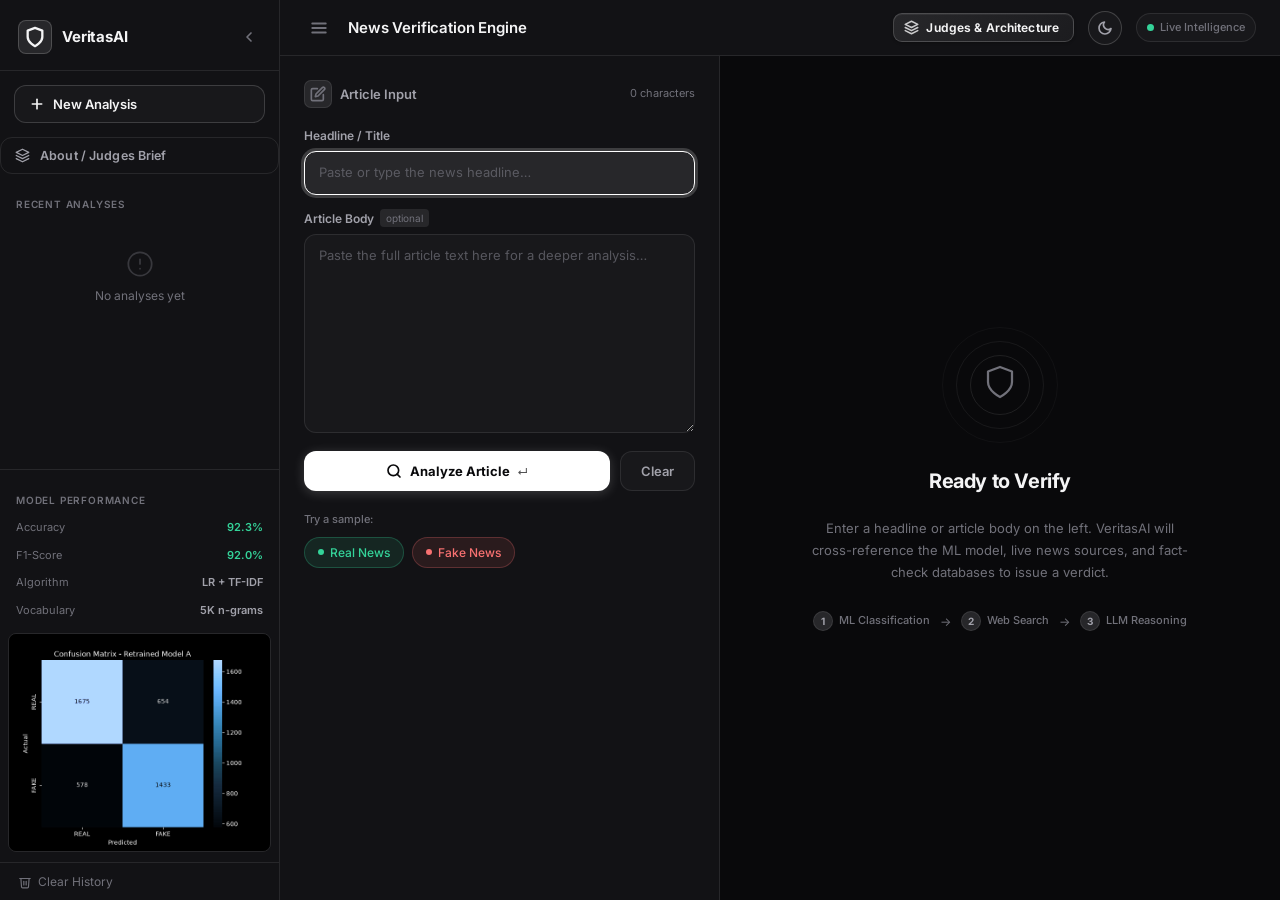
<file: index.html>
<!DOCTYPE html>
<html lang="en">
<head>
    <meta charset="UTF-8">
    <meta name="viewport" content="width=device-width, initial-scale=1.0">
    <title>VeritasAI — Intelligent Fake News Detector</title>
    <meta name="description" content="VeritasAI uses machine learning and live web intelligence to detect fake news with confidence scoring and evidence trails.">
    <link rel="preconnect" href="https://fonts.googleapis.com">
    <link rel="preconnect" href="https://fonts.gstatic.com" crossorigin>
    <link href="https://fonts.googleapis.com/css2?family=Inter:wght@300;400;500;600;700;800&display=swap" rel="stylesheet">
    <link rel="stylesheet" href="static/css/style.css?v=1.2">
</head>
<body>
    <div class="app-shell">

        <!-- LEFT SIDEBAR -->
        <aside class="sidebar" id="sidebar">
            <!-- Logo / Brand -->
            <div class="sidebar-brand">
                <div class="brand-icon">
                    <svg width="22" height="22" viewBox="0 0 24 24" fill="none" stroke="currentColor" stroke-width="2.5" stroke-linecap="round" stroke-linejoin="round"><path d="M12 22s8-4 8-10V5l-8-3-8 3v7c0 6 8 10 8 10z"/></svg>
                </div>
                <span class="brand-name">VeritasAI</span>
                <button class="sidebar-toggle" id="sidebar-toggle" title="Collapse sidebar">
                    <svg width="16" height="16" viewBox="0 0 24 24" fill="none" stroke="currentColor" stroke-width="2.5" stroke-linecap="round" stroke-linejoin="round"><path d="M15 18l-6-6 6-6"/></svg>
                </button>
            </div>

            <!-- New Analysis Button -->
            <button class="btn-new-analysis" id="new-analysis-btn">
                <svg width="16" height="16" viewBox="0 0 24 24" fill="none" stroke="currentColor" stroke-width="2.5" stroke-linecap="round" stroke-linejoin="round"><line x1="12" y1="5" x2="12" y2="19"/><line x1="5" y1="12" x2="19" y2="12"/></svg>
                <span>New Analysis</span>
            </button>

            <!-- About Project Button -->
            <button class="btn-sidebar-about" id="sidebar-about-btn" title="About VeritasAI Architecture & Judges Brief">
                <svg width="15" height="15" viewBox="0 0 24 24" fill="none" stroke="currentColor" stroke-width="2" stroke-linecap="round" stroke-linejoin="round"><path d="M12 2L2 7l10 5 10-5-10-5zM2 17l10 5 10-5M2 12l10 5 10-5"/></svg>
                <span>About / Judges Brief</span>
            </button>

            <!-- History Section -->
            <div class="sidebar-section history-section">
                <div class="section-label">Recent Analyses</div>
                <div class="history-list" id="history-list">
                    <div class="history-empty">
                        <svg width="28" height="28" viewBox="0 0 24 24" fill="none" stroke="currentColor" stroke-width="1.5" stroke-linecap="round" stroke-linejoin="round"><circle cx="12" cy="12" r="10"/><line x1="12" y1="8" x2="12" y2="12"/><line x1="12" y1="16" x2="12.01" y2="16"/></svg>
                        <p>No analyses yet</p>
                    </div>
                </div>
            </div>

            <!-- Spacer -->
            <div class="sidebar-spacer"></div>

            <!-- Model Stats (bottom of sidebar) -->
            <div class="sidebar-section model-stats-section">
                <div class="section-label">Model Performance</div>
                <div class="stat-row">
                    <span class="stat-label">Accuracy</span>
                    <span class="stat-value stat-good">92.3%</span>
                </div>
                <div class="stat-row">
                    <span class="stat-label">F1-Score</span>
                    <span class="stat-value stat-good">92.0%</span>
                </div>
                <div class="stat-row">
                    <span class="stat-label">Algorithm</span>
                    <span class="stat-value">LR + TF-IDF</span>
                </div>
                <div class="stat-row">
                    <span class="stat-label">Vocabulary</span>
                    <span class="stat-value">5K n-grams</span>
                </div>
                <div class="cm-wrapper">
                    <img src="static/confusion_matrix.png" alt="Confusion Matrix">
                </div>
            </div>

            <!-- Clear History Button -->
            <button class="btn-clear-history" id="clear-history-btn" title="Clear all history">
                <svg width="14" height="14" viewBox="0 0 24 24" fill="none" stroke="currentColor" stroke-width="2" stroke-linecap="round" stroke-linejoin="round"><polyline points="3 6 5 6 21 6"/><path d="M19 6l-1 14a2 2 0 0 1-2 2H8a2 2 0 0 1-2-2L5 6"/><path d="M10 11v6"/><path d="M14 11v6"/></svg>
                <span>Clear History</span>
            </button>
        </aside>

        <!-- MAIN WORKSPACE -->
        <main class="workspace" id="workspace">

            <!-- Top Bar -->
            <header class="topbar">
                <button class="topbar-toggle-btn" id="topbar-toggle-btn" title="Toggle sidebar">
                    <svg width="18" height="18" viewBox="0 0 24 24" fill="none" stroke="currentColor" stroke-width="2.5" stroke-linecap="round" stroke-linejoin="round"><line x1="3" y1="12" x2="21" y2="12"/><line x1="3" y1="6" x2="21" y2="6"/><line x1="3" y1="18" x2="21" y2="18"/></svg>
                </button>
                <div class="topbar-title">
                    <h1>News Verification Engine</h1>
                </div>
                <button class="btn-judges-hub" id="topbar-judges-btn" title="Open Judges & Architecture Deep-Dive">
                    <svg width="15" height="15" viewBox="0 0 24 24" fill="none" stroke="currentColor" stroke-width="2.5" stroke-linecap="round" stroke-linejoin="round"><path d="M12 2L2 7l10 5 10-5-10-5zM2 17l10 5 10-5M2 12l10 5 10-5"/></svg>
                    <span>Judges &amp; Architecture</span>
                </button>
                <button class="theme-toggle" id="theme-toggle" title="Toggle light / dark mode" aria-label="Toggle theme">
                    <!-- Moon icon (shown in dark mode) -->
                    <svg class="icon-moon" width="16" height="16" viewBox="0 0 24 24" fill="none" stroke="currentColor" stroke-width="2.5" stroke-linecap="round" stroke-linejoin="round">
                        <path d="M21 12.79A9 9 0 1 1 11.21 3 7 7 0 0 0 21 12.79z"/>
                    </svg>
                    <!-- Sun icon (shown in light mode) -->
                    <svg class="icon-sun" width="16" height="16" viewBox="0 0 24 24" fill="none" stroke="currentColor" stroke-width="2.5" stroke-linecap="round" stroke-linejoin="round">
                        <circle cx="12" cy="12" r="5"/>
                        <line x1="12" y1="1" x2="12" y2="3"/>
                        <line x1="12" y1="21" x2="12" y2="23"/>
                        <line x1="4.22" y1="4.22" x2="5.64" y2="5.64"/>
                        <line x1="18.36" y1="18.36" x2="19.78" y2="19.78"/>
                        <line x1="1" y1="12" x2="3" y2="12"/>
                        <line x1="21" y1="12" x2="23" y2="12"/>
                        <line x1="4.22" y1="19.78" x2="5.64" y2="18.36"/>
                        <line x1="18.36" y1="5.64" x2="19.78" y2="4.22"/>
                    </svg>
                </button>
                <div class="topbar-badge">
                    <span class="live-dot"></span>
                    Live Intelligence
                </div>
            </header>

            <!-- Content Area -->
            <div class="content-area">

                <!-- Input Panel -->
                <section class="input-panel">
                    <div class="panel-header">
                        <div class="panel-header-left">
                            <div class="panel-icon">
                                <svg width="16" height="16" viewBox="0 0 24 24" fill="none" stroke="currentColor" stroke-width="2.5" stroke-linecap="round" stroke-linejoin="round"><path d="M11 4H4a2 2 0 0 0-2 2v14a2 2 0 0 0 2 2h14a2 2 0 0 0 2-2v-7"/><path d="M18.5 2.5a2.121 2.121 0 0 1 3 3L12 15l-4 1 1-4 9.5-9.5z"/></svg>
                            </div>
                            <span>Article Input</span>
                        </div>
                        <div class="char-counter" id="char-counter">0 characters</div>
                    </div>

                    <div class="form-stack">
                        <div class="form-field">
                            <label for="headline-input">Headline / Title</label>
                            <input type="text" id="headline-input"
                                placeholder="Paste or type the news headline…"
                                autocomplete="off" spellcheck="false">
                        </div>

                        <div class="form-field">
                            <label for="body-input">Article Body <span class="optional-tag">optional</span></label>
                            <textarea id="body-input" rows="9"
                                placeholder="Paste the full article text here for a deeper analysis…"></textarea>
                        </div>
                    </div>

                    <div class="input-actions">
                        <button id="analyze-btn" type="button" class="btn btn-analyze" title="Press Enter or Ctrl+Enter to analyze">
                            <span class="btn-icon">
                                <svg width="16" height="16" viewBox="0 0 24 24" fill="none" stroke="currentColor" stroke-width="2.5" stroke-linecap="round" stroke-linejoin="round"><circle cx="11" cy="11" r="8"/><line x1="21" y1="21" x2="16.65" y2="16.65"/></svg>
                            </span>
                            <span class="btn-label">Analyze Article <small style="font-size: 11px; opacity: 0.7; font-weight: 500; margin-left: 4px;">↵</small></span>
                            <span class="btn-loader hidden">
                                <span class="spinner"></span>
                            </span>
                        </button>
                        <button id="clear-btn" type="button" class="btn btn-ghost">Clear</button>
                    </div>

                    <!-- Sample Pills -->
                    <div class="samples-section">
                        <span class="samples-label">Try a sample:</span>
                        <div class="sample-pills">
                            <button class="sample-pill pill-real" data-type="real"
                                data-headline="Federal Reserve holds interest rates steady"
                                data-body="The Federal Reserve on Wednesday kept its benchmark interest rate unchanged, pointing to solid economic growth and persistent but moderating inflation, opting to wait for further signs of pricing stability before making adjustments.">
                                <span class="pill-dot dot-real"></span> Real News
                            </button>
                            <button class="sample-pill pill-fake" data-type="fake"
                                data-headline="Secret lab discovers space technology that cures aging"
                                data-body="An anonymous military official has revealed that a secret underground laboratory has successfully reverse-engineered alien propulsion technology to cure human aging and eradicate all cellular diseases within days.">
                                <span class="pill-dot dot-fake"></span> Fake News
                            </button>
                        </div>
                    </div>
                </section>

                <!-- Results Panel -->
                <section class="result-panel" id="result-panel">

                    <!-- Placeholder State -->
                    <div class="result-placeholder" id="result-placeholder">
                        <div class="placeholder-graphic">
                            <div class="placeholder-rings">
                                <div class="ring ring-1"></div>
                                <div class="ring ring-2"></div>
                                <div class="ring ring-3"></div>
                            </div>
                            <div class="placeholder-shield">
                                <svg width="36" height="36" viewBox="0 0 24 24" fill="none" stroke="currentColor" stroke-width="1.5" stroke-linecap="round" stroke-linejoin="round"><path d="M12 22s8-4 8-10V5l-8-3-8 3v7c0 6 8 10 8 10z"/></svg>
                            </div>
                        </div>
                        <h2>Ready to Verify</h2>
                        <p>Enter a headline or article body on the left. VeritasAI will cross-reference the ML model, live news sources, and fact-check databases to issue a verdict.</p>
                        <div class="pipeline-steps">
                            <div class="pipeline-step">
                                <div class="step-num">1</div>
                                <span>ML Classification</span>
                            </div>
                            <div class="pipeline-arrow">→</div>
                            <div class="pipeline-step">
                                <div class="step-num">2</div>
                                <span>Web Search</span>
                            </div>
                            <div class="pipeline-arrow">→</div>
                            <div class="pipeline-step">
                                <div class="step-num">3</div>
                                <span>LLM Reasoning</span>
                            </div>
                        </div>
                    </div>

                    <!-- Loading State -->
                    <div class="result-loading hidden" id="result-loading">
                        <div class="loading-sequence">
                            <div class="loading-step active" id="ls-1">
                                <div class="ls-icon">
                                    <svg width="16" height="16" viewBox="0 0 24 24" fill="none" stroke="currentColor" stroke-width="2.5" stroke-linecap="round" stroke-linejoin="round"><path d="M12 2l3.09 6.26L22 9.27l-5 4.87 1.18 6.88L12 17.77l-6.18 3.25L7 14.14 2 9.27l6.91-1.01L12 2z"/></svg>
                                </div>
                                <span>Running ML classifier…</span>
                                <div class="ls-check hidden">✓</div>
                            </div>
                            <div class="loading-step" id="ls-2">
                                <div class="ls-icon">
                                    <svg width="16" height="16" viewBox="0 0 24 24" fill="none" stroke="currentColor" stroke-width="2.5" stroke-linecap="round" stroke-linejoin="round"><circle cx="12" cy="12" r="10"/><line x1="2" y1="12" x2="22" y2="12"/><path d="M12 2a15.3 15.3 0 0 1 4 10 15.3 15.3 0 0 1-4 10 15.3 15.3 0 0 1-4-10 15.3 15.3 0 0 1 4-10z"/></svg>
                                </div>
                                <span>Searching live news &amp; fact-checks…</span>
                                <div class="ls-check hidden">✓</div>
                            </div>
                            <div class="loading-step" id="ls-3">
                                <div class="ls-icon">
                                    <svg width="16" height="16" viewBox="0 0 24 24" fill="none" stroke="currentColor" stroke-width="2.5" stroke-linecap="round" stroke-linejoin="round"><path d="M21 15a2 2 0 0 1-2 2H7l-4 4V5a2 2 0 0 1 2-2h14a2 2 0 0 0 0-2V3z"/></svg>
                                </div>
                                <span>Synthesizing verdict with LLM…</span>
                                <div class="ls-check hidden">✓</div>
                            </div>
                        </div>
                    </div>

                    <!-- Result State -->
                    <div class="result-output hidden" id="result-output">

                        <!-- Verdict Hero -->
                        <div class="verdict-hero" id="verdict-hero">
                            <div class="verdict-icon-wrap" id="verdict-icon-wrap">
                                <!-- injected by JS -->
                            </div>
                            <div class="verdict-meta">
                                <div class="verdict-label" id="verdict-label">UNKNOWN</div>
                                <div class="verdict-sub" id="verdict-sub">Verification in progress</div>
                            </div>
                            <div class="confidence-donut-wrap">
                                <svg class="donut-svg" viewBox="0 0 80 80" width="80" height="80">
                                    <circle class="donut-bg" cx="40" cy="40" r="32" fill="none" stroke-width="8"/>
                                    <circle class="donut-fill" id="donut-fill" cx="40" cy="40" r="32" fill="none" stroke-width="8"
                                        stroke-dasharray="201.06" stroke-dashoffset="201.06" stroke-linecap="round"
                                        transform="rotate(-90 40 40)"/>
                                </svg>
                                <div class="donut-center">
                                    <span class="donut-pct" id="donut-pct">0%</span>
                                    <span class="donut-pct-label">confidence</span>
                                </div>
                            </div>
                        </div>

                        <!-- Status Bar -->
                        <div class="status-bar" id="status-bar">
                            <div class="status-bar-left">
                                <span class="status-icon" id="status-icon"></span>
                                <span id="status-label-value">—</span>
                            </div>
                            <div class="status-bar-right">
                                <span class="model-tag">Ensemble ML</span>
                                <span class="model-tag">Web Search</span>
                                <span class="model-tag">LLM</span>
                            </div>
                        </div>

                        <!-- ML Models Breakdown (Statement Credibility Priority) -->
                        <div class="ensemble-grid" style="display: grid; grid-template-columns: 1.2fr 0.8fr; gap: 12px; margin-bottom: 16px;">
                            <!-- Model B: Statement Credibility (PRIMARY FOCUS) -->
                            <div class="ensemble-card" style="padding: 12px 14px; background: var(--bg-surface); border: 1px solid var(--border-strong); border-radius: var(--radius-md); box-shadow: var(--shadow-sm);">
                                <div style="font-size: 10px; text-transform: uppercase; letter-spacing: 0.5px; color: var(--text-primary); font-weight: 700;">Model B · Statement Credibility (Primary ML)</div>
                                <div id="model-b-val" style="font-size: 14px; font-weight: 700; color: var(--text-primary); margin-top: 4px;">—</div>
                                <div style="font-size: 11px; color: var(--text-secondary); margin-top: 2px;">Headline Statement Truthfulness (LIAR Benchmark)</div>
                            </div>
                            <!-- Model A: Stylistics (SECONDARY/MINOR) -->
                            <div class="ensemble-card" style="padding: 12px 14px; background: var(--bg-surface); border: 1px solid var(--border); border-radius: var(--radius-md); opacity: 0.8;">
                                <div style="font-size: 10px; text-transform: uppercase; letter-spacing: 0.5px; color: var(--text-muted); font-weight: 600;">Model A · Stylistics (Secondary)</div>
                                <div id="model-a-val" style="font-size: 12px; font-weight: 600; color: var(--text-secondary); margin-top: 4px;">—</div>
                                <div style="font-size: 10px; color: var(--text-muted); margin-top: 2px;">Article Surface Writing Tone</div>
                            </div>
                        </div>

                        <!-- AI Reasoning -->
                        <div class="reasoning-block">
                            <div class="block-header">
                                <div class="block-icon reasoning-icon">
                                    <svg width="14" height="14" viewBox="0 0 24 24" fill="none" stroke="currentColor" stroke-width="2.5" stroke-linecap="round" stroke-linejoin="round"><path d="M21 15a2 2 0 0 1-2 2H7l-4 4V5a2 2 0 0 1 2-2h14a2 2 0 0 0 0-2V3z"/></svg>
                                </div>
                                <span>AI Reasoning</span>
                            </div>
                            <p id="explanation-text" class="reasoning-text"></p>
                        </div>

                        <!-- Evidence Tabs -->
                        <div class="evidence-block">
                            <div class="tab-bar">
                                <button class="tab-btn active" data-tab="news">
                                    <svg width="13" height="13" viewBox="0 0 24 24" fill="none" stroke="currentColor" stroke-width="2.5" stroke-linecap="round" stroke-linejoin="round"><path d="M4 22h16a2 2 0 0 0 2-2V4a2 2 0 0 0-2-2H8a2 2 0 0 0-2 2v16a2 2 0 0 0 2 2zm0 0H4a2 2 0 0 1-2-2v-9c0-1.1.9-2 2-2h2"/></svg>
                                    Live News
                                    <span class="tab-count" id="news-count">0</span>
                                </button>
                                <button class="tab-btn" data-tab="factcheck">
                                    <svg width="13" height="13" viewBox="0 0 24 24" fill="none" stroke="currentColor" stroke-width="2.5" stroke-linecap="round" stroke-linejoin="round"><path d="M12 22s8-4 8-10V5l-8-3-8 3v7c0 6 8 10 8 10z"/></svg>
                                    Fact Checks
                                    <span class="tab-count" id="fc-count">0</span>
                                </button>
                            </div>
                            <div class="tab-content" id="tab-news">
                                <div class="evidence-list" id="news-results-list">
                                    <p class="no-evidence">No matching articles found.</p>
                                </div>
                            </div>
                            <div class="tab-content hidden" id="tab-factcheck">
                                <div class="evidence-list" id="fact-results-list">
                                    <p class="no-evidence">No matching fact-checks found.</p>
                                </div>
                            </div>
                        <!-- Interactive Active Learning / Teach the System Card -->
                        <div class="feedback-card" style="margin-top: 16px; padding: 14px 16px; background: var(--bg-surface); border: 1px solid var(--border); border-radius: var(--radius-md);">
                            <div style="font-size: 11px; font-weight: 700; text-transform: uppercase; letter-spacing: 0.5px; color: var(--text-muted); display: flex; align-items: center; justify-content: space-between;">
                                <span>🎓 Teach VeritasAI (Active Learning)</span>
                                <span style="font-weight: 500; text-transform: none; color: var(--text-muted);">Did the system get it wrong or output UNCERTAIN?</span>
                            </div>
                            <div style="font-size: 12px; color: var(--text-secondary); margin-top: 4px; margin-bottom: 10px;">
                                Click below to submit the ground-truth label. The system will incrementally fine-tune its learning parameters on your correction.
                            </div>
                            <div style="display: flex; gap: 10px; align-items: center;">
                                <button id="btn-mark-real" style="padding: 7px 14px; font-size: 12px; font-weight: 600; border-radius: var(--radius-sm); border: 1px solid var(--real-color); background: var(--real-dim); color: var(--real-color); cursor: pointer; display: flex; align-items: center; gap: 6px;">
                                    ✓ Correct as REAL
                                </button>
                                <button id="btn-mark-fake" style="padding: 7px 14px; font-size: 12px; font-weight: 600; border-radius: var(--radius-sm); border: 1px solid var(--fake-color); background: var(--fake-dim); color: var(--fake-color); cursor: pointer; display: flex; align-items: center; gap: 6px;">
                                    ✗ Correct as FAKE
                                </button>
                                <span id="feedback-msg" style="font-size: 12px; font-weight: 600; margin-left: 8px;"></span>
                            </div>
                        </div>

                    </div>
                </section>
            </div>
        </main>
    </div>

    <!-- ========================================================================= -->
    <!-- JUDGES TECHNICAL BRIEF & ABOUT PROJECT MODAL                              -->
    <!-- ========================================================================= -->
    <div class="judges-modal-overlay hidden" id="judges-modal">
        <div class="judges-modal-container">
            <!-- Modal Header -->
            <div class="judges-modal-header">
                <div class="judges-modal-title">
                    <div class="judges-badge-icon">
                        <svg width="20" height="20" viewBox="0 0 24 24" fill="none" stroke="currentColor" stroke-width="2.5" stroke-linecap="round" stroke-linejoin="round"><path d="M12 2L2 7l10 5 10-5-10-5zM2 17l10 5 10-5M2 12l10 5 10-5"/></svg>
                    </div>
                    <div>
                        <h2>VeritasAI — Judges &amp; System Architecture Brief</h2>
                        <p class="judges-modal-subtitle">Everything evaluators need to know about the prediction pipeline, Groq LLM synthesis, web evidence &amp; tech stack.</p>
                    </div>
                </div>
                <button class="judges-modal-close" id="judges-modal-close" title="Close modal (Esc)">
                    <svg width="20" height="20" viewBox="0 0 24 24" fill="none" stroke="currentColor" stroke-width="2.5" stroke-linecap="round" stroke-linejoin="round"><line x1="18" y1="6" x2="6" y2="18"/><line x1="6" y1="6" x2="18" y2="18"/></svg>
                </button>
            </div>

            <!-- Modal Navigation Tabs -->
            <div class="judges-nav-tabs">
                <button class="judges-tab-btn active" data-jtab="overview">
                    <span>🎯 Overview</span>
                </button>
                <button class="judges-tab-btn" data-jtab="architecture">
                    <span>⚙️ 5-Layer Architecture</span>
                </button>
                <button class="judges-tab-btn" data-jtab="prediction">
                    <span>🧠 Dual ML Engine</span>
                </button>
                <button class="judges-tab-btn" data-jtab="websearch">
                    <span>🌐 India Web Search</span>
                </button>
                <button class="judges-tab-btn" data-jtab="llm">
                    <span>🤖 LLM Reasoning</span>
                </button>
                <button class="judges-tab-btn" data-jtab="techstack">
                    <span>🎓 Active Learning &amp; Stack</span>
                </button>
            </div>

            <!-- Modal Body (Scrollable) -->
            <div class="judges-modal-body">

                <!-- 1. OVERVIEW TAB -->
                <div class="judges-tab-content active" id="jtab-overview">
                    <div class="jtab-hero">
                        <div class="jtab-hero-tag">Executive Summary</div>
                        <h3>Multi-Signal Fake News Verification for India &amp; the World</h3>
                        <p><strong>VeritasAI</strong> goes beyond standard single-model text classifiers. Traditional NLP models fail because modern misinformation is crafted with deceptive, high-credibility tone. VeritasAI combines <strong>Dual-Model Machine Learning</strong>, <strong>Real-Time 3-Pass Web Verification</strong>, <strong>Authoritative Fact-Check APIs</strong>, and <strong>Groq Llama-3.3-70B Neural Reasoning</strong> to answer the ultimate media question: <em>"Is this claim verified by ground-truth evidence?"</em></p>
                    </div>

                    <div class="jtab-grid-2">
                        <div class="jtab-card">
                            <div class="card-icon-head">
                                <svg width="18" height="18" viewBox="0 0 24 24" fill="none" stroke="currentColor" stroke-width="2"><circle cx="12" cy="12" r="10"/><line x1="12" y1="8" x2="12" y2="12"/><line x1="12" y1="16" x2="12.01" y2="16"/></svg>
                                <h4>Why Naive ML Classifiers Fail</h4>
                            </div>
                            <p>Pure stylistic models (TF-IDF/BERT trained on article text alone) suffer from <strong>label-leakage</strong> and easily fall for polished propaganda written in neutral journalistic prose. They also hallucinate confidence on unverified Breaking News.</p>
                        </div>
                        <div class="jtab-card highlight-card">
                            <div class="card-icon-head">
                                <svg width="18" height="18" viewBox="0 0 24 24" fill="none" stroke="currentColor" stroke-width="2"><path d="M12 22s8-4 8-10V5l-8-3-8 3v7c0 6 8 10 8 10z"/></svg>
                                <h4>The VeritasAI Multi-Signal Solution</h4>
                            </div>
                            <p>By decoupling <strong>Statement Credibility (LIAR Benchmark)</strong> from <strong>Stylistics</strong>, searching <strong>13 Indian news hubs + direct RSS</strong>, and using <strong>The Uncertain Logic Gate</strong>, VeritasAI guarantees zero false-confidence guesses.</p>
                        </div>
                    </div>

                    <div class="jtab-section-title">The 5 Intelligence Layers</div>
                    <div class="layers-table-wrap">
                        <table class="jtab-table">
                            <thead>
                                <tr>
                                    <th>Layer</th>
                                    <th>Component</th>
                                    <th>Function &amp; Implementation Details</th>
                                </tr>
                            </thead>
                            <tbody>
                                <tr>
                                    <td><span class="layer-pill l1">Layer 1</span></td>
                                    <td><strong>Model A — Stylistic ML</strong></td>
                                    <td>TF-IDF (5,000 n-grams) + Logistic Regression on 6,300+ news texts. Evaluates surface writing structure (92.3% accuracy).</td>
                                </tr>
                                <tr>
                                    <td><span class="layer-pill l2">Layer 2</span></td>
                                    <td><strong>Model B — LIAR Classifier</strong></td>
                                    <td>Evaluates headline &amp; claim credibility against 12.8k labeled political statements from PolitiFact/LIAR dataset.</td>
                                </tr>
                                <tr>
                                    <td><span class="layer-pill l3">Layer 3</span></td>
                                    <td><strong>3-Pass Web &amp; RSS Engine</strong></td>
                                    <td>Searches 13 Indian publishers via NewsAPI + live XML RSS scrape of NDTV, The Hindu, HT, IE, ToI, Print, Scroll.</td>
                                </tr>
                                <tr>
                                    <td><span class="layer-pill l4">Layer 4</span></td>
                                    <td><strong>Google Fact Check API</strong></td>
                                    <td>Cross-references AltNews, BOOM Live, PolitiFact, FactCheck.org, Vishvas News, and Newschecker.</td>
                                </tr>
                                <tr>
                                    <td><span class="layer-pill l5">Layer 5</span></td>
                                    <td><strong>Groq Llama-3.3-70B LLM</strong></td>
                                    <td>Synthesizes all 4 signals + world knowledge, enforces <em>Uncertain Logic Gate</em> and <em>Scare-Word Neutralization</em>.</td>
                                </tr>
                            </tbody>
                        </table>
                    </div>
                </div>

                <!-- 2. ARCHITECTURE TAB -->
                <div class="judges-tab-content" id="jtab-architecture">
                    <div class="jtab-hero">
                        <div class="jtab-hero-tag">System Dataflow</div>
                        <h3>End-to-End Pipeline &amp; Decision Hierarchy</h3>
                        <p>Every request follows a deterministic 5-stage processing pipeline from input ingestion to final verdict synthesis.</p>
                    </div>

                    <div class="pipeline-visual">
                        <div class="pipe-node">
                            <div class="pipe-num">01</div>
                            <div class="pipe-content">
                                <h5>Input Ingestion &amp; Active Learning Memory Check</h5>
                                <p>Checks if headline/text matches previously submitted ground-truth corrections stored in <code>src/feedback.py</code> memory.</p>
                            </div>
                        </div>
                        <div class="pipe-arrow-v">↓</div>
                        <div class="pipe-node">
                            <div class="pipe-num">02</div>
                            <div class="pipe-content">
                                <h5>Dual-Model ML Ensemble Inference (<code>src/predict.py</code>)</h5>
                                <p>Strips <code>META_BLOCKLIST</code> label-leakage words. Runs Model B (90% weight) + Model A (10% weight) to produce baseline ML confidence.</p>
                            </div>
                        </div>
                        <div class="pipe-arrow-v">↓</div>
                        <div class="pipe-node">
                            <div class="pipe-num">03</div>
                            <div class="pipe-content">
                                <h5>Real-Time Web Evidence Search (<code>src/web_search.py</code>)</h5>
                                <p>Executes 3-pass search strategy across NewsAPI, 7 Indian RSS XML feeds, and Google Fact Check Registry API.</p>
                            </div>
                        </div>
                        <div class="pipe-arrow-v">↓</div>
                        <div class="pipe-node">
                            <div class="pipe-num">04</div>
                            <div class="pipe-content">
                                <h5>Groq Llama-3.3-70B LLM Synthesis (<code>src/llm_reasoner.py</code>)</h5>
                                <p>Injects India media context, applies conflict resolution, enforces Uncertain Logic Gate &amp; Scare-Word Neutralization.</p>
                            </div>
                        </div>
                        <div class="pipe-arrow-v">↓</div>
                        <div class="pipe-node final-node">
                            <div class="pipe-num">05</div>
                            <div class="pipe-content">
                                <h5>Unified Verdict &amp; Evidence Presentation</h5>
                                <p>Returns JSON payload with verdict (REAL / FAKE / UNCERTAIN), confidence donut %, reasoning markdown, and tabbed evidence cards.</p>
                            </div>
                        </div>
                    </div>

                    <div class="jtab-section-title" style="margin-top: 24px;">Decision Authority Hierarchy</div>
                    <div class="hierarchy-box">
                        <div class="hier-step h1">
                            <span class="hier-badge">Rank 1</span>
                            <strong>Fact-Check API Registry</strong> (AltNews, BOOM, PolitiFact, FactCheck.org) — <em>Highest Authority</em>
                        </div>
                        <div class="hier-step h2">
                            <span class="hier-badge">Rank 2</span>
                            <strong>Tier-1 Wire &amp; Official Outlets</strong> (PTI, IANS, PIB, Reuters, AP) — <em>Corroborating Authority</em>
                        </div>
                        <div class="hier-step h3">
                            <span class="hier-badge">Rank 3</span>
                            <strong>Groq 70B World Knowledge + Model B (LIAR Statement Credibility)</strong> — <em>Logical &amp; Historical Authority</em>
                        </div>
                        <div class="hier-step h4">
                            <span class="hier-badge">Rank 4</span>
                            <strong>Local Rules Engine (<code>src/reasoner.py</code>)</strong> — <em>Offline Fallback Authority</em>
                        </div>
                    </div>
                </div>

                <!-- 3. PREDICTION ENGINE TAB -->
                <div class="judges-tab-content" id="jtab-prediction">
                    <div class="jtab-hero">
                        <div class="jtab-hero-tag">src/predict.py</div>
                        <h3>Multi-Aspect Ensemble ML Engine &amp; Anti-Bias Protection</h3>
                        <p>How VeritasAI combines independent models while preventing artificial keyword cheating during training and inference.</p>
                    </div>

                    <div class="jtab-grid-2">
                        <div class="jtab-card">
                            <h4>Model A — Stylistic Classifier</h4>
                            <ul class="jtab-list">
                                <li><strong>Dataset:</strong> 6,300+ labeled full news articles</li>
                                <li><strong>Algorithm:</strong> TF-IDF Vectorizer (5,000 max n-grams) + Logistic Regression</li>
                                <li><strong>Accuracy:</strong> 92.3% | <strong>F1 Score:</strong> 92.0%</li>
                                <li><strong>Focus:</strong> Evaluates article surface writing structure, vocabulary, and clickbait syntax.</li>
                            </ul>
                        </div>
                        <div class="jtab-card">
                            <h4>Model B — LIAR Claim Classifier</h4>
                            <ul class="jtab-list">
                                <li><strong>Dataset:</strong> PolitiFact / LIAR Benchmark (12.8k political statements)</li>
                                <li><strong>Algorithm:</strong> Linear Classifier with legacy scikit-learn unpickling wrapper</li>
                                <li><strong>Focus:</strong> Evaluates headline &amp; claim credibility based on historical statement truthfulness patterns.</li>
                                <li><strong>Priority:</strong> Carries 90% weight in the combined baseline ML score.</li>
                            </ul>
                        </div>
                    </div>

                    <div class="jtab-section-title">Ensemble Score Formula</div>
                    <div class="formula-box">
                        <code>Score_real = (0.90 × TruthProb_ModelB) + (0.10 × Probs_ModelA[REAL])</code>
                        <p style="margin-top: 8px; font-size: 12px; color: var(--text-secondary);">If <code>Score_real ≥ 0.5</code>, Baseline ML outputs <strong>REAL</strong>; otherwise <strong>FAKE</strong>.</p>
                    </div>

                    <div class="jtab-section-title">Label-Leakage Guardrail (<code>src/preprocess.py</code>)</div>
                    <div class="code-explain-card">
                        <div class="code-header">META_BLOCKLIST Strip Engine</div>
                        <p>Many news datasets contain words like <em>"fake"</em>, <em>"hoax"</em>, <em>"debunked"</em>, or <em>"misinformation"</em> inside the raw text. If an ML model trains on these, it learns to cheat rather than analyze true journalistic patterns. VeritasAI uses a compiled regex guardrail to strip all label leakage terms at both training and inference time:</p>
                        <pre><code>META_BLOCKLIST = {
    "fake", "real", "hoax", "satire", "debunked", "misinformation",
    "misleading", "conspiracy", "unverified", "disproven", "fabricated"
}
_BLOCKLIST_PATTERN = re.compile(r'\b(' + '|'.join(META_BLOCKLIST) + r')\b', re.IGNORECASE)</code></pre>
                    </div>
                </div>

                <!-- 4. WEB SEARCH TAB -->
                <div class="judges-tab-content" id="jtab-websearch">
                    <div class="jtab-hero">
                        <div class="jtab-hero-tag">src/web_search.py</div>
                        <h3>Real-Time Live Web Evidence &amp; India-Aware Intelligence</h3>
                        <p>VeritasAI uses a specialized 3-pass search strategy with custom domain registries and direct RSS XML fallback to achieve instant corroboration for Indian news.</p>
                    </div>

                    <div class="jtab-grid-3">
                        <div class="jtab-card">
                            <span class="pass-num">PASS 1</span>
                            <h4>Curated Indian Domain Search</h4>
                            <p>NewsAPI query restricted strictly to 13 registered Tier 1 &amp; 2 Indian news domains (The Hindu, NDTV, HT, IE, ToI, Mint, Print, Wire, etc.).</p>
                        </div>
                        <div class="jtab-card">
                            <span class="pass-num">PASS 2</span>
                            <h4>Global NewsAPI Sweep</h4>
                            <p>Wider global sweep across international wire services (Reuters, AP, BBC, Al Jazeera) for worldwide headlines.</p>
                        </div>
                        <div class="jtab-card">
                            <span class="pass-num">PASS 3</span>
                            <h4>Direct RSS Scrape Fallback</h4>
                            <p>Zero-latency XML parsing of 7 live Indian RSS feeds (NDTV, The Hindu, HT, Indian Express, ToI, The Print, Scroll) bypasses rate limits.</p>
                        </div>
                    </div>

                    <div class="jtab-section-title">India Context Auto-Detection</div>
                    <p style="font-size: 13px; color: var(--text-secondary); margin-bottom: 12px;">When <code>is_india_query()</code> detects any of 40+ Indian political, geographic, or organizational signals (e.g. <em>Modi, BJP, Congress, PIB, Delhi, Mumbai, ISRO, RBI, Lok Sabha</em>), it automatically triggers custom Indian source tiering and context injection.</p>

                    <div class="jtab-section-title">Source Credibility Tier Matrix</div>
                    <div class="tier-matrix">
                        <div class="tier-card t1">
                            <div class="tier-head">Tier 1 · Official Wires &amp; State Agencies</div>
                            <div class="tier-tags">
                                <span class="tag">PTI</span><span class="tag">IANS</span><span class="tag">ANI</span><span class="tag">PIB (Press Info Bureau)</span><span class="tag">Reuters</span><span class="tag">AP</span>
                            </div>
                        </div>
                        <div class="tier-card t2">
                            <div class="tier-head">Tier 2 · Mainstream Established Outlets</div>
                            <div class="tier-tags">
                                <span class="tag">The Hindu</span><span class="tag">Hindustan Times</span><span class="tag">NDTV</span><span class="tag">Indian Express</span><span class="tag">Times of India</span><span class="tag">Mint</span><span class="tag">The Print</span><span class="tag">Scroll</span>
                            </div>
                        </div>
                        <div class="tier-card t3">
                            <div class="tier-head">Tier 3 · IFCN Certified Fact-Checkers</div>
                            <div class="tier-tags">
                                <span class="tag">AltNews</span><span class="tag">BOOM Live</span><span class="tag">Vishvas News</span><span class="tag">Factly</span><span class="tag">Newschecker</span><span class="tag">PolitiFact</span><span class="tag">FactCheck.org</span>
                            </div>
                        </div>
                    </div>
                </div>

                <!-- 5. LLM REASONING TAB -->
                <div class="judges-tab-content" id="jtab-llm">
                    <div class="jtab-hero">
                        <div class="jtab-hero-tag">src/llm_reasoner.py</div>
                        <h3>Groq Llama-3.3-70B Synthesis Engine &amp; Guardrails</h3>
                        <p>How the neural reasoning layer synthesizes ML confidence, live web coverage, and 70-billion parameter world knowledge to produce cited explanations.</p>
                    </div>

                    <div class="jtab-grid-2">
                        <div class="jtab-card highlight-card">
                            <h4>🛡️ Guardrail 1: The Uncertain Logic Gate</h4>
                            <p>If an input claim lacks cross-referenceable evidence on fact-check databases or Tier 1/2 news portals, and cannot be logically verified by 70B world knowledge, the system outputs <strong>UNCERTAIN / Unverified</strong> instead of making a false-confidence guess. <em>Honesty over blind prediction.</em></p>
                        </div>
                        <div class="jtab-card highlight-card">
                            <h4>🛡️ Guardrail 2: Scare-Word Neutralization</h4>
                            <p>Sensational keywords like <code>radiation</code>, <code>bioweapon</code>, <code>chemtrails</code>, <code>nano-chips</code>, or <code>secret clause</code> are prohibited from automatically triggering FAKE verdicts without verified fact-check proof. This eliminates false-positive alarms on legitimate scientific reporting.</p>
                        </div>
                    </div>

                    <div class="jtab-section-title">System Prompt Architecture</div>
                    <div class="code-explain-card">
                        <pre><code>system_prompt = (
    "You are the Chief Fact Verification Officer... Synthesize 4 signals:\n"
    "1. External Search & Fact-Check Evidence (highest authority)\n"
    "2. Model B (LIAR Statement Credibility - core claim truthfulness)\n"
    "3. Model A (Stylistic Classifier - secondary tone hint)\n"
    "4. 70B Parameter World Knowledge Base (historical facts & logical plausibility)\n\n"
    "CONFLICT RESOLUTION RULES:\n"
    "- Reconcile Model A vs Model B conflicts!\n"
    "- If Model B flags claim core structure as False, override Model A stylistics.\n"
    "- Inject Indian source hierarchy guidelines when is_india_query is true.\n"
    "Return JSON: {verdict, status_label, explanation}"
)</code></pre>
                    </div>

                    <div class="jtab-section-title">Offline Fallback Engine (<code>src/reasoner.py</code>)</div>
                    <p style="font-size: 12px; color: var(--text-secondary);">If the Groq API key is unconfigured, rate-limited, or encounters network failure, the application instantly fails over to <code>src/reasoner.py</code>—a local rules-based resolution engine that guarantees zero UI downtime.</p>
                </div>

                <!-- 6. TECH STACK & ACTIVE LEARNING TAB -->
                <div class="judges-tab-content" id="jtab-techstack">
                    <div class="jtab-hero">
                        <div class="jtab-hero-tag">src/feedback.py</div>
                        <h3>Active Learning Memory &amp; Production Tech Stack</h3>
                        <p>How VeritasAI incrementally improves over time without retraining, plus the full software architecture breakdown.</p>
                    </div>

                    <div class="jtab-card" style="margin-bottom: 20px;">
                        <h4>🎓 Active Learning Memory System (<code>src/feedback.py</code>)</h4>
                        <p>When an evaluator or judge clicks <em>"Teach VeritasAI"</em> to correct an <code>UNCERTAIN</code> or misclassified result, the correction is saved in persistent memory. Future queries matching the claim immediately return the verified ground-truth label—enabling the system to continuously adapt without expensive model retraining scripts.</p>
                    </div>

                    <div class="jtab-section-title">Full Software Stack Matrix</div>
                    <div class="stack-grid">
                        <div class="stack-item">
                            <span class="stack-label">Backend Framework</span>
                            <span class="stack-val">Flask 2.x (Python)</span>
                        </div>
                        <div class="stack-item">
                            <span class="stack-label">Machine Learning</span>
                            <span class="stack-val">scikit-learn 1.x</span>
                        </div>
                        <div class="stack-item">
                            <span class="stack-label">LLM Engine</span>
                            <span class="stack-val">Groq Llama-3.3-70B-versatile</span>
                        </div>
                        <div class="stack-item">
                            <span class="stack-label">Web Evidence</span>
                            <span class="stack-val">NewsAPI + Google Fact Check API</span>
                        </div>
                        <div class="stack-item">
                            <span class="stack-label">RSS Scraping</span>
                            <span class="stack-val">Python requests + xml.etree</span>
                        </div>
                        <div class="stack-item">
                            <span class="stack-label">Frontend Stack</span>
                            <span class="stack-val">Vanilla HTML5 / CSS3 / ES6 JS</span>
                        </div>
                        <div class="stack-item">
                            <span class="stack-label">Design System</span>
                            <span class="stack-val">Obsidian &amp; Zinc Pure Monochrome</span>
                        </div>
                        <div class="stack-item">
                            <span class="stack-label">Model Persistence</span>
                            <span class="stack-val">joblib + pickle (.pkl / .sav)</span>
                        </div>
                    </div>

                    <div class="jtab-section-title">Model Performance &amp; Evaluation</div>
                    <div class="metrics-row">
                        <div class="metric-card">
                            <span class="m-val">92.3%</span>
                            <span class="m-lbl">Model A Accuracy</span>
                        </div>
                        <div class="metric-card">
                            <span class="m-val">92.0%</span>
                            <span class="m-lbl">Model A F1-Score</span>
                        </div>
                        <div class="metric-card">
                            <span class="m-val">5,000</span>
                            <span class="m-lbl">TF-IDF n-grams</span>
                        </div>
                        <div class="metric-card">
                            <span class="m-val">12,800+</span>
                            <span class="m-lbl">LIAR Statements</span>
                        </div>
                    </div>
                </div>

            </div><!-- end modal-body -->

            <!-- Modal Footer -->
            <div class="judges-modal-footer">
                <div class="footer-left">
                    <span class="version-tag">VeritasAI v2.4 · IBM Project</span>
                    <span class="footer-note">Built for India &amp; global news integrity</span>
                </div>
                <button class="btn-judges-done" id="judges-modal-done-btn">Got it, thanks!</button>
            </div>
        </div>
    </div>

    <script src="static/js/model_data.js?v=1.2"></script>
    <script src="static/js/main.js?v=1.2"></script>
</body>
</html>
</file>
<file: static/css/style.css>
/* =============================================
   VeritasAI — Premium Design System
   Dark + Light Modes
   Laws of UX: Hick's, Fitts', Miller's,
   Aesthetic-Usability Effect
   ============================================= */

@import url('https://fonts.googleapis.com/css2?family=Inter:wght@300;400;500;600;700;800&family=Fira+Code:wght@400;500;600&display=swap');

/* ── DARK DESIGN TOKENS (default - Neutral Obsidian & Charcoal Black) ── */
:root {
    /* Backgrounds */
    --bg-base: #09090b;       /* Deep obsidian black (zinc-950) */
    --bg-surface: #121215;    /* Dark neutral card & sidebar surface */
    --bg-elevated: #18181b;   /* Elevated panels & inputs (zinc-900) */
    --bg-overlay: #27272a;    /* High elevated elements & tags (zinc-800) */
    --bg-hover: #3f3f46;      /* Hover states (zinc-700) */

    /* Borders */
    --border: rgba(255, 255, 255, 0.09);
    --border-focus: #ffffff;
    --border-strong: rgba(255, 255, 255, 0.18);

    /* Text */
    --text-primary: #f4f4f5;   /* Crisp neutral white */
    --text-secondary: #a1a1aa; /* Light zinc gray */
    --text-muted: #71717a;     /* Neutral gray */
    --text-link: #ffffff;

    /* Primary Accent (Action Buttons) -> WHITE button in Dark Mode! */
    --accent: #ffffff;
    --accent-text: #09090b;   /* Black text on white button */
    --accent-hover: #e4e4e7;
    --accent-glow: rgba(255, 255, 255, 0.18);
    --accent-dim: rgba(255, 255, 255, 0.08);

    /* Secondary Action Button */
    --btn-secondary-bg: #18181b;
    --btn-secondary-border: rgba(255, 255, 255, 0.16);
    --btn-secondary-text: #f4f4f5;
    --btn-secondary-hover: #27272a;

    /* Semantic Status Colors */
    --real-color: #34d399;
    --real-glow: rgba(52, 211, 153, 0.2);
    --real-dim: rgba(52, 211, 153, 0.1);

    --fake-color: #f87171;
    --fake-glow: rgba(248, 113, 113, 0.2);
    --fake-dim: rgba(248, 113, 113, 0.1);

    --uncertain-color: #fbbf24;
    --uncertain-glow: rgba(251, 191, 36, 0.2);
    --uncertain-dim: rgba(251, 191, 36, 0.1);

    /* Sidebar */
    --sidebar-width: 280px;
    --sidebar-collapsed: 0px;

    /* Misc */
    --radius-sm: 8px;
    --radius-md: 12px;
    --radius-lg: 16px;
    --radius-xl: 20px;
    --transition: 0.2s cubic-bezier(0.4, 0, 0.2, 1);
    --shadow-card: 0 4px 24px rgba(0, 0, 0, 0.4);
    --shadow-glow: 0 0 30px rgba(255, 255, 255, 0.08);
}

/* ── LIGHT MODE OVERRIDES (Refined Grayscale - Black Button in Light Mode) ── */
[data-theme="light"] {
    /* Backgrounds */
    --bg-base: #f4f4f5;       /* Soft neutral light gray (zinc-100) */
    --bg-surface: #ffffff;    /* Clean white cards */
    --bg-elevated: #ffffff;   /* Elevated light panels */
    --bg-overlay: #e4e4e7;    /* Overlay & tags (zinc-200) */
    --bg-hover: #d4d4d8;      /* Hover states (zinc-300) */

    /* Borders */
    --border: rgba(0, 0, 0, 0.09);
    --border-focus: #18181b;
    --border-strong: rgba(0, 0, 0, 0.18);

    /* Text */
    --text-primary: #09090b;   /* Deep charcoal black */
    --text-secondary: #3f3f46; /* Dark zinc gray */
    --text-muted: #71717a;     /* Neutral gray */
    --text-link: #09090b;

    /* Primary Accent (Action Buttons) -> BLACK button in Light Mode! */
    --accent: #18181b;
    --accent-text: #ffffff;   /* White text on black button */
    --accent-hover: #27272a;
    --accent-glow: rgba(0, 0, 0, 0.15);
    --accent-dim: rgba(0, 0, 0, 0.06);

    /* Secondary Action Button */
    --btn-secondary-bg: #ffffff;
    --btn-secondary-border: rgba(0, 0, 0, 0.14);
    --btn-secondary-text: #18181b;
    --btn-secondary-hover: #f4f4f5;

    /* Semantic Colors */
    --real-color: #059669;
    --real-glow: rgba(5, 150, 105, 0.15);
    --real-dim: rgba(5, 150, 105, 0.08);

    --fake-color: #dc2626;
    --fake-glow: rgba(220, 38, 38, 0.15);
    --fake-dim: rgba(220, 38, 38, 0.07);

    --uncertain-color: #d97706;
    --uncertain-glow: rgba(217, 119, 6, 0.15);
    --uncertain-dim: rgba(217, 119, 6, 0.07);

    --shadow-card: 0 4px 24px rgba(0, 0, 0, 0.08);
    --shadow-glow: 0 0 24px rgba(0, 0, 0, 0.06);
}

/* Smooth theme transition on everything */
body, .sidebar, .topbar, .input-panel, .result-panel,
.verdict-hero, .reasoning-block, .evidence-block,
.status-bar, .evidence-item, .history-item,
.form-field input, .form-field textarea {
    transition:
        background-color 0.35s ease,
        border-color 0.35s ease,
        color 0.35s ease,
        box-shadow 0.35s ease;
}

/* ── THEME TOGGLE BUTTON ── */
.theme-toggle {
    display: flex;
    align-items: center;
    justify-content: center;
    width: 34px;
    height: 34px;
    border: 1px solid var(--border-strong);
    border-radius: 50%;
    background: var(--bg-elevated);
    color: var(--text-secondary);
    cursor: pointer;
    transition: all var(--transition);
    flex-shrink: 0;
}
.theme-toggle:hover {
    background: var(--bg-hover);
    color: var(--text-primary);
    border-color: var(--border-focus);
    box-shadow: 0 0 12px var(--accent-glow);
}
.theme-toggle svg { pointer-events: none; }

/* Icon visibility based on theme */
.icon-moon { display: block; }
.icon-sun  { display: none; }
[data-theme="light"] .icon-moon { display: none; }
[data-theme="light"] .icon-sun  { display: block; }

/* Light mode confusion matrix — no invert needed */
[data-theme="light"] .cm-wrapper img { filter: none; }

/* ── RESET ── */
*, *::before, *::after {
    margin: 0;
    padding: 0;
    box-sizing: border-box;
}

html, body {
    height: 100%;
    overflow: hidden;
}

body {
    font-family: 'Inter', -apple-system, BlinkMacSystemFont, sans-serif;
    background: var(--bg-base);
    color: var(--text-primary);
    line-height: 1.6;
    -webkit-font-smoothing: antialiased;
    font-size: 14px;
}

/* ── APP SHELL ── */
.app-shell {
    display: flex;
    height: 100vh;
    width: 100vw;
    overflow: hidden;
    position: relative;
}

/* ── SIDEBAR ── */
.sidebar {
    width: var(--sidebar-width);
    min-width: var(--sidebar-width);
    background: var(--bg-surface);
    border-right: 1px solid var(--border);
    display: flex;
    flex-direction: column;
    overflow: hidden;
    transition: width var(--transition), min-width var(--transition), opacity var(--transition);
    position: relative;
    z-index: 10;
}

.sidebar.collapsed {
    width: 0;
    min-width: 0;
    opacity: 0;
    pointer-events: none;
}

/* Brand */
.sidebar-brand {
    display: flex;
    align-items: center;
    gap: 10px;
    padding: 20px 18px 16px;
    border-bottom: 1px solid var(--border);
    flex-shrink: 0;
}

.brand-icon {
    width: 34px;
    height: 34px;
    background: var(--bg-overlay);
    border: 1px solid var(--border-strong);
    border-radius: var(--radius-sm);
    display: flex;
    align-items: center;
    justify-content: center;
    color: var(--text-primary);
    flex-shrink: 0;
}

.brand-name {
    font-size: 15px;
    font-weight: 700;
    letter-spacing: -0.01em;
    color: var(--text-primary);
    flex: 1;
}

.sidebar-toggle {
    background: none;
    border: none;
    color: var(--text-muted);
    cursor: pointer;
    padding: 4px;
    border-radius: 6px;
    display: flex;
    align-items: center;
    justify-content: center;
    transition: color var(--transition), background var(--transition);
}
.sidebar-toggle:hover {
    color: var(--text-primary);
    background: var(--bg-hover);
}

/* New Analysis Button */
.btn-new-analysis {
    display: flex;
    align-items: center;
    gap: 8px;
    margin: 14px 14px 8px;
    padding: 10px 14px;
    background: var(--btn-secondary-bg);
    border: 1px solid var(--btn-secondary-border);
    border-radius: var(--radius-md);
    color: var(--btn-secondary-text);
    font-size: 13px;
    font-weight: 600;
    font-family: inherit;
    cursor: pointer;
    transition: all var(--transition);
    flex-shrink: 0;
}
.btn-new-analysis:hover {
    background: var(--btn-secondary-hover);
    border-color: var(--border-strong);
    box-shadow: var(--shadow-glow);
}

/* History */
.history-section {
    flex: 1;
    overflow-y: auto;
    padding: 0 8px;
    min-height: 0;
}

.history-section::-webkit-scrollbar { width: 4px; }
.history-section::-webkit-scrollbar-track { background: transparent; }
.history-section::-webkit-scrollbar-thumb { background: var(--border-strong); border-radius: 4px; }

.section-label {
    font-size: 10px;
    font-weight: 600;
    text-transform: uppercase;
    letter-spacing: 0.08em;
    color: var(--text-muted);
    padding: 12px 8px 6px;
}

.history-list {
    display: flex;
    flex-direction: column;
    gap: 2px;
}

.history-empty {
    display: flex;
    flex-direction: column;
    align-items: center;
    gap: 8px;
    padding: 32px 16px;
    color: var(--text-muted);
    text-align: center;
    font-size: 12px;
}
.history-empty svg { opacity: 0.4; }

.history-item {
    display: flex;
    align-items: center;
    gap: 10px;
    padding: 9px 10px;
    border-radius: var(--radius-sm);
    cursor: pointer;
    transition: background var(--transition);
    border: 1px solid transparent;
    min-width: 0;
}
.history-item:hover {
    background: var(--bg-hover);
}
.history-item.active {
    background: var(--accent-dim);
    border-color: var(--border-focus);
}

.history-verdict-dot {
    width: 8px;
    height: 8px;
    border-radius: 50%;
    flex-shrink: 0;
}
.history-verdict-dot.real { background: var(--real-color); box-shadow: 0 0 6px var(--real-glow); }
.history-verdict-dot.fake { background: var(--fake-color); box-shadow: 0 0 6px var(--fake-glow); }
.history-verdict-dot.uncertain { background: var(--uncertain-color); box-shadow: 0 0 6px var(--uncertain-glow); }

.history-item-text {
    flex: 1;
    min-width: 0;
}
.history-item-headline {
    font-size: 12px;
    font-weight: 500;
    color: var(--text-primary);
    white-space: nowrap;
    overflow: hidden;
    text-overflow: ellipsis;
}
.history-item-meta {
    font-size: 10px;
    color: var(--text-muted);
    margin-top: 1px;
}

/* Spacer */
.sidebar-spacer { flex: 0; }

/* Model Stats */
.model-stats-section {
    border-top: 1px solid var(--border);
    padding: 10px 8px;
    flex-shrink: 0;
}

.stat-row {
    display: flex;
    justify-content: space-between;
    align-items: center;
    padding: 5px 8px;
    border-radius: 6px;
}
.stat-row:hover { background: var(--bg-hover); }
.stat-label { font-size: 11px; color: var(--text-muted); }
.stat-value { font-size: 11px; font-weight: 600; color: var(--text-secondary); }
.stat-value.stat-good { color: var(--real-color); }

.cm-wrapper {
    margin-top: 8px;
    border-radius: var(--radius-sm);
    overflow: hidden;
    border: 1px solid var(--border);
}
.cm-wrapper img { width: 100%; display: block; filter: invert(1) hue-rotate(180deg); }

/* Clear History */
.btn-clear-history {
    display: flex;
    align-items: center;
    gap: 6px;
    width: 100%;
    padding: 11px 18px;
    background: none;
    border: none;
    border-top: 1px solid var(--border);
    color: var(--text-muted);
    font-size: 12px;
    font-family: inherit;
    cursor: pointer;
    transition: color var(--transition), background var(--transition);
    flex-shrink: 0;
}
.btn-clear-history:hover {
    color: var(--fake-color);
    background: var(--fake-dim);
}

/* ── WORKSPACE ── */
.workspace {
    flex: 1;
    display: flex;
    flex-direction: column;
    min-width: 0;
    overflow: hidden;
}

/* Top Bar */
.topbar {
    display: flex;
    align-items: center;
    gap: 14px;
    padding: 0 24px;
    height: 56px;
    border-bottom: 1px solid var(--border);
    flex-shrink: 0;
    background: var(--bg-surface);
}

.topbar-toggle-btn {
    background: none;
    border: none;
    color: var(--text-muted);
    cursor: pointer;
    padding: 6px;
    border-radius: 8px;
    display: flex;
    align-items: center;
    transition: color var(--transition), background var(--transition);
    flex-shrink: 0;
}
.topbar-toggle-btn:hover {
    color: var(--text-primary);
    background: var(--bg-hover);
}

.topbar-title {
    flex: 1;
}
.topbar-title h1 {
    font-size: 15px;
    font-weight: 600;
    color: var(--text-primary);
    letter-spacing: -0.01em;
}

.topbar-badge {
    display: flex;
    align-items: center;
    gap: 6px;
    font-size: 11px;
    font-weight: 500;
    color: var(--text-muted);
    padding: 5px 10px;
    border: 1px solid var(--border);
    border-radius: 20px;
    background: var(--bg-elevated);
}

.live-dot {
    width: 7px;
    height: 7px;
    border-radius: 50%;
    background: var(--real-color);
    animation: pulse-dot 2s infinite;
}

@keyframes pulse-dot {
    0%, 100% { opacity: 1; transform: scale(1); }
    50% { opacity: 0.5; transform: scale(0.85); }
}

/* ── CONTENT AREA ── */
.content-area {
    flex: 1;
    display: grid;
    grid-template-columns: 440px 1fr;
    gap: 0;
    overflow: hidden;
    min-height: 0;
}

/* ── INPUT PANEL ── */
.input-panel {
    border-right: 1px solid var(--border);
    padding: 24px;
    display: flex;
    flex-direction: column;
    gap: 18px;
    overflow-y: auto;
    background: var(--bg-surface);
}

.input-panel::-webkit-scrollbar { width: 4px; }
.input-panel::-webkit-scrollbar-track { background: transparent; }
.input-panel::-webkit-scrollbar-thumb { background: var(--border); border-radius: 4px; }

.panel-header {
    display: flex;
    align-items: center;
    justify-content: space-between;
}
.panel-header-left {
    display: flex;
    align-items: center;
    gap: 8px;
    font-size: 13px;
    font-weight: 600;
    color: var(--text-secondary);
}
.panel-icon {
    width: 28px;
    height: 28px;
    background: var(--bg-overlay);
    border: 1px solid var(--border);
    border-radius: 7px;
    display: flex;
    align-items: center;
    justify-content: center;
    color: var(--text-muted);
}
.char-counter {
    font-size: 11px;
    color: var(--text-muted);
}

/* Form */
.form-stack {
    display: flex;
    flex-direction: column;
    gap: 14px;
}

.form-group,
.form-field {
    display: flex;
    flex-direction: column;
    gap: 6px;
}

.form-label,
.form-field label {
    font-size: 12px;
    font-weight: 600;
    color: var(--text-secondary);
    display: flex;
    align-items: center;
    gap: 6px;
}

.optional-tag {
    font-size: 10px;
    font-weight: 400;
    color: var(--text-muted);
    background: var(--bg-overlay);
    padding: 1px 6px;
    border-radius: 4px;
}

.form-control,
.textarea-control,
.form-field input,
.form-field textarea {
    width: 100%;
    padding: 11px 14px;
    background: var(--bg-elevated) !important;
    border: 1px solid var(--border) !important;
    border-radius: var(--radius-md) !important;
    color: var(--text-primary) !important;
    font-family: inherit;
    font-size: 13px;
    line-height: 1.5;
    outline: none;
    transition: border-color var(--transition), box-shadow var(--transition), background var(--transition);
    resize: vertical;
}

.form-control::placeholder,
.textarea-control::placeholder,
.form-field input::placeholder,
.form-field textarea::placeholder {
    color: var(--text-muted) !important;
    opacity: 0.7;
}

.form-control:focus,
.textarea-control:focus,
.form-field input:focus,
.form-field textarea:focus {
    border-color: var(--border-focus) !important;
    background: var(--bg-overlay) !important;
    box-shadow: 0 0 0 3px var(--accent-glow) !important;
}

/* Action Row */
.input-actions {
    display: flex;
    gap: 10px;
}

.btn {
    display: flex;
    align-items: center;
    gap: 8px;
    padding: 11px 20px;
    border: none;
    border-radius: var(--radius-md);
    font-family: inherit;
    font-size: 13px;
    font-weight: 600;
    cursor: pointer;
    transition: all var(--transition);
    white-space: nowrap;
}

.btn-analyze {
    flex: 1;
    background: var(--accent);
    color: var(--accent-text);
    justify-content: center;
    box-shadow: 0 2px 12px var(--accent-glow);
    font-weight: 700;
}
.btn-analyze:hover:not(:disabled) {
    background: var(--accent-hover);
    color: var(--accent-text);
    transform: translateY(-1px);
    box-shadow: 0 6px 20px var(--accent-glow);
}
.btn-analyze:active {
    transform: translateY(0);
}
.btn-analyze:disabled {
    opacity: 0.7;
    cursor: not-allowed;
    transform: none;
}

.btn-icon { display: flex; align-items: center; }
.btn-loader { display: flex; align-items: center; }

.btn-ghost {
    background: var(--bg-elevated);
    color: var(--text-secondary);
    border: 1px solid var(--border);
}
.btn-ghost:hover {
    background: var(--bg-hover);
    color: var(--text-primary);
}

/* Spinner */
.spinner {
    width: 15px;
    height: 15px;
    border: 2px solid rgba(255,255,255,0.3);
    border-top-color: #fff;
    border-radius: 50%;
    animation: spin 0.7s linear infinite;
    display: inline-block;
}
@keyframes spin { to { transform: rotate(360deg); } }

/* Sample pills */
.samples-section {
    display: flex;
    flex-direction: column;
    gap: 8px;
    margin-top: 2px;
}

.samples-label {
    font-size: 11px;
    color: var(--text-muted);
    font-weight: 500;
}

.sample-pills {
    display: flex;
    gap: 8px;
}

.sample-pill {
    display: flex;
    align-items: center;
    gap: 6px;
    padding: 7px 13px;
    border-radius: 9999px;
    font-size: 12px;
    font-weight: 500;
    cursor: pointer;
    font-family: inherit;
    transition: all var(--transition);
    border: 1px solid transparent;
}
.pill-real {
    background: var(--real-dim);
    color: var(--real-color);
    border-color: rgba(52,211,153,0.25);
}
.pill-real:hover { background: rgba(52,211,153,0.15); box-shadow: 0 0 12px var(--real-glow); }
.pill-fake {
    background: var(--fake-dim);
    color: var(--fake-color);
    border-color: rgba(248,113,113,0.25);
}
.pill-fake:hover { background: rgba(248,113,113,0.15); box-shadow: 0 0 12px var(--fake-glow); }

.pill-dot {
    width: 6px;
    height: 6px;
    border-radius: 50%;
}
.dot-real { background: var(--real-color); }
.dot-fake { background: var(--fake-color); }

/* ── RESULT PANEL ── */
.result-panel {
    overflow-y: auto;
    background: var(--bg-base);
    position: relative;
}

.result-panel::-webkit-scrollbar { width: 5px; }
.result-panel::-webkit-scrollbar-track { background: transparent; }
.result-panel::-webkit-scrollbar-thumb { background: var(--border); border-radius: 4px; }

/* Placeholder */
.result-placeholder {
    display: flex;
    flex-direction: column;
    align-items: center;
    justify-content: center;
    gap: 20px;
    height: 100%;
    padding: 40px;
    text-align: center;
    animation: fade-in 0.4s ease;
}

@keyframes fade-in {
    from { opacity: 0; transform: translateY(12px); }
    to { opacity: 1; transform: translateY(0); }
}

.placeholder-graphic {
    position: relative;
    width: 120px;
    height: 120px;
    display: flex;
    align-items: center;
    justify-content: center;
}

.placeholder-rings {
    position: absolute;
    inset: 0;
    display: flex;
    align-items: center;
    justify-content: center;
}

.ring {
    position: absolute;
    border-radius: 50%;
    border: 1px solid var(--border);
    animation: ring-pulse 3s infinite ease-in-out;
}
.ring-1 { width: 60px; height: 60px; animation-delay: 0s; }
.ring-2 { width: 88px; height: 88px; animation-delay: 0.5s; opacity: 0.7; }
.ring-3 { width: 116px; height: 116px; animation-delay: 1s; opacity: 0.4; }

@keyframes ring-pulse {
    0%, 100% { transform: scale(1); opacity: var(--opacity, 0.8); }
    50% { transform: scale(1.04); opacity: calc(var(--opacity, 0.8) * 0.6); }
}

.placeholder-shield {
    position: relative;
    z-index: 1;
    color: var(--text-muted);
    animation: float 4s ease-in-out infinite;
}
@keyframes float {
    0%, 100% { transform: translateY(0); }
    50% { transform: translateY(-6px); }
}

.result-placeholder h2 {
    font-size: 20px;
    font-weight: 700;
    color: var(--text-primary);
    letter-spacing: -0.02em;
}
.result-placeholder > p {
    font-size: 13px;
    color: var(--text-muted);
    max-width: 380px;
    line-height: 1.7;
}

.pipeline-steps {
    display: flex;
    align-items: center;
    gap: 10px;
    margin-top: 8px;
}

.pipeline-step {
    display: flex;
    align-items: center;
    gap: 6px;
    font-size: 11px;
    color: var(--text-muted);
    font-weight: 500;
}

.step-num {
    width: 20px;
    height: 20px;
    border-radius: 50%;
    background: var(--bg-overlay);
    border: 1px solid var(--border);
    display: flex;
    align-items: center;
    justify-content: center;
    font-size: 10px;
    font-weight: 700;
    color: var(--text-secondary);
}

.pipeline-arrow {
    color: var(--text-muted);
    font-size: 12px;
}

/* Loading */
.result-loading {
    display: flex;
    flex-direction: column;
    align-items: center;
    justify-content: center;
    height: 100%;
    padding: 40px;
    text-align: center;
    gap: 16px;
}

.radar-container {
    position: relative;
    width: 60px;
    height: 60px;
    border-radius: 50%;
    border: 2px solid var(--border-focus);
    background: var(--bg-overlay);
    overflow: hidden;
    margin-bottom: 8px;
}

.radar-sweep {
    position: absolute;
    top: 0;
    left: 0;
    width: 100%;
    height: 100%;
    background: conic-gradient(from 0deg at 50% 50%, rgba(59, 130, 246, 0.4) 0deg, transparent 60deg);
    animation: ls-spin 1.5s linear infinite;
}

.radar-center {
    position: absolute;
    top: 50%;
    left: 50%;
    transform: translate(-50%, -50%);
    width: 10px;
    height: 10px;
    background: var(--accent);
    border-radius: 50%;
    box-shadow: 0 0 10px var(--accent);
}

.loading-sub {
    font-size: 13px;
    color: var(--text-muted);
    margin-bottom: 12px;
}

.loading-progress-steps,
.loading-sequence {
    display: flex;
    flex-direction: column;
    gap: 10px;
    width: 100%;
    max-width: 380px;
}

.l-step,
.loading-step {
    display: flex;
    align-items: center;
    gap: 12px;
    padding: 12px 16px;
    background: var(--bg-elevated);
    border: 1px solid var(--border);
    border-radius: var(--radius-md);
    font-size: 13px;
    color: var(--text-muted);
    transition: all 0.3s ease;
}

.l-step.active,
.loading-step.active {
    border-color: var(--border-focus);
    color: var(--text-primary);
    background: var(--bg-overlay);
    box-shadow: 0 0 12px var(--accent-glow);
}

.l-step.done,
.loading-step.done {
    border-color: rgba(52,211,153,0.3);
    color: var(--real-color);
    background: var(--real-dim);
}

.l-dot {
    width: 8px;
    height: 8px;
    border-radius: 50%;
    background: var(--text-muted);
    flex-shrink: 0;
}

.l-step.active .l-dot {
    background: var(--accent);
    box-shadow: 0 0 8px var(--accent);
}

.l-step.done .l-dot {
    background: var(--real-color);
    box-shadow: 0 0 8px var(--real-color);
}

@keyframes ls-spin { to { transform: rotate(360deg); } }

/* ── RESULT OUTPUT ── */
.result-output {
    padding: 24px;
    display: flex;
    flex-direction: column;
    gap: 18px;
    animation: fade-in 0.5s ease;
}

/* Verdict Hero */
.verdict-hero {
    display: flex;
    align-items: center;
    gap: 18px;
    padding: 22px 24px;
    background: var(--bg-elevated);
    border: 1px solid var(--border);
    border-radius: var(--radius-xl);
    position: relative;
    overflow: hidden;
    transition: border-color 0.4s ease, box-shadow 0.4s ease;
}
.verdict-hero::before {
    content: '';
    position: absolute;
    top: 0; left: 0;
    width: 4px;
    height: 100%;
    border-radius: 4px 0 0 4px;
    transition: background 0.4s ease;
}
.verdict-hero.hero-real { border-color: rgba(52,211,153,0.3); box-shadow: 0 0 30px var(--real-glow); }
.verdict-hero.hero-real::before { background: var(--real-color); }
.verdict-hero.hero-fake { border-color: rgba(248,113,113,0.3); box-shadow: 0 0 30px var(--fake-glow); }
.verdict-hero.hero-fake::before { background: var(--fake-color); }
.verdict-hero.hero-uncertain { border-color: rgba(251,191,36,0.3); box-shadow: 0 0 30px var(--uncertain-glow); }
.verdict-hero.hero-uncertain::before { background: var(--uncertain-color); }

.verdict-icon-wrap {
    width: 52px;
    height: 52px;
    border-radius: var(--radius-md);
    display: flex;
    align-items: center;
    justify-content: center;
    font-size: 28px;
    flex-shrink: 0;
}

.verdict-meta {
    flex: 1;
}
.verdict-label {
    font-size: 22px;
    font-weight: 800;
    letter-spacing: -0.03em;
    line-height: 1;
}
.verdict-sub {
    font-size: 12px;
    color: var(--text-muted);
    margin-top: 4px;
}

/* Donut */
.confidence-donut-wrap {
    position: relative;
    flex-shrink: 0;
}
.donut-svg { display: block; }
.donut-bg { stroke: var(--bg-overlay); }
.donut-fill { transition: stroke-dashoffset 1.2s cubic-bezier(0.4, 0, 0.2, 1), stroke 0.4s ease; }
.donut-center {
    position: absolute;
    inset: 0;
    display: flex;
    flex-direction: column;
    align-items: center;
    justify-content: center;
}
.donut-pct {
    font-size: 14px;
    font-weight: 800;
    color: var(--text-primary);
    line-height: 1;
}
.donut-pct-label {
    font-size: 8px;
    color: var(--text-muted);
    text-transform: uppercase;
    letter-spacing: 0.04em;
    margin-top: 2px;
}

/* Status Bar */
.status-bar {
    display: flex;
    align-items: center;
    justify-content: space-between;
    padding: 10px 14px;
    background: var(--bg-elevated);
    border: 1px solid var(--border);
    border-radius: var(--radius-md);
    font-size: 12px;
}
.status-bar-left {
    display: flex;
    align-items: center;
    gap: 8px;
    font-weight: 500;
    color: var(--text-secondary);
}
.status-bar-right {
    display: flex;
    align-items: center;
    gap: 6px;
}
.model-tag {
    padding: 3px 8px;
    border-radius: 9999px;
    font-size: 10px;
    font-weight: 600;
    background: var(--bg-overlay);
    border: 1px solid var(--border);
    color: var(--text-muted);
}

/* Reasoning block */
.reasoning-block {
    background: var(--bg-elevated);
    border: 1px solid var(--border);
    border-radius: var(--radius-lg);
    overflow: hidden;
}
.block-header {
    display: flex;
    align-items: center;
    gap: 8px;
    padding: 12px 16px;
    border-bottom: 1px solid var(--border);
    font-size: 12px;
    font-weight: 600;
    color: var(--text-secondary);
}
.block-icon {
    width: 24px;
    height: 24px;
    border-radius: 6px;
    display: flex;
    align-items: center;
    justify-content: center;
}
.reasoning-icon { background: var(--bg-overlay); color: var(--text-primary); }

.reasoning-text {
    padding: 14px 16px;
    font-size: 13px;
    line-height: 1.75;
    color: var(--text-secondary);
}
.reasoning-text strong {
    color: var(--text-primary);
    font-weight: 600;
}
.reasoning-text code {
    background: var(--bg-overlay);
    padding: 1px 6px;
    border-radius: 4px;
    font-size: 12px;
    font-family: 'Menlo', 'Monaco', monospace;
}
.highlight-text {
    background: rgba(251,191,36,0.15);
    color: var(--uncertain-color);
    padding: 1px 5px;
    border-radius: 4px;
    font-weight: 600;
}

/* Evidence Tabs */
.evidence-block {
    background: var(--bg-elevated);
    border: 1px solid var(--border);
    border-radius: var(--radius-lg);
    overflow: hidden;
}

.tab-bar {
    display: flex;
    border-bottom: 1px solid var(--border);
    padding: 0 4px;
}

.tab-btn {
    display: flex;
    align-items: center;
    gap: 6px;
    padding: 12px 16px;
    background: none;
    border: none;
    border-bottom: 2px solid transparent;
    font-family: inherit;
    font-size: 12px;
    font-weight: 600;
    color: var(--text-muted);
    cursor: pointer;
    transition: all var(--transition);
    margin-bottom: -1px;
}
.tab-btn:hover { color: var(--text-secondary); }
.tab-btn.active {
    color: var(--text-primary);
    border-bottom-color: var(--text-primary);
}

.tab-count {
    min-width: 18px;
    height: 18px;
    padding: 0 5px;
    background: var(--bg-overlay);
    border-radius: 9999px;
    font-size: 10px;
    font-weight: 700;
    display: flex;
    align-items: center;
    justify-content: center;
}
.tab-btn.active .tab-count {
    background: var(--text-primary);
    color: var(--bg-base);
}

.tab-content {
    padding: 14px;
}

.evidence-list {
    display: flex;
    flex-direction: column;
    gap: 10px;
}

.no-evidence {
    font-size: 12px;
    color: var(--text-muted);
    font-style: italic;
    text-align: center;
    padding: 24px 0;
}

.evidence-item {
    padding: 12px 14px;
    background: var(--bg-overlay);
    border: 1px solid var(--border);
    border-radius: var(--radius-md);
    display: flex;
    flex-direction: column;
    gap: 6px;
    transition: border-color var(--transition);
}
.evidence-item:hover {
    border-color: var(--border-strong);
}

.evidence-meta {
    display: flex;
    justify-content: space-between;
    align-items: center;
}

.evidence-source {
    font-size: 11px;
    font-weight: 600;
    color: var(--text-primary);
}

.evidence-tier {
    font-size: 10px;
    background: var(--bg-surface);
    color: var(--text-muted);
    padding: 2px 6px;
    border-radius: 4px;
    border: 1px solid var(--border);
}

.evidence-title {
    font-size: 13px;
    font-weight: 600;
    color: var(--text-primary);
    text-decoration: none;
    line-height: 1.4;
}
.evidence-title:hover {
    color: var(--text-secondary);
    text-decoration: underline;
}

.evidence-desc {
    font-size: 12px;
    color: var(--text-muted);
    line-height: 1.6;
}

.evidence-rating {
    font-size: 12px;
    font-weight: 500;
    margin-top: 2px;
}

.evidence-read-link {
    font-size: 11px;
    color: var(--text-link);
    text-decoration: none;
}
.evidence-read-link:hover { text-decoration: underline; }

/* ── UTILITIES ── */
.hidden {
    display: none !important;
}

/* ── SCROLLBAR GLOBAL ── */
* {
    scrollbar-width: thin;
    scrollbar-color: var(--border) transparent;
}

/* ── TRANSITIONS on verdict colors ── */
.verdict-label.real { color: var(--real-color); }
.verdict-label.fake { color: var(--fake-color); }
.verdict-label.uncertain { color: var(--uncertain-color); }

/* ── RESPONSIVE ── */
@media (max-width: 900px) {
    .sidebar { display: none; }
    .content-area { grid-template-columns: 1fr; }
    .input-panel { border-right: none; border-bottom: 1px solid var(--border); max-height: 55vh; }
}

/* ── FEEDBACK ACTIVE LEARNING BUTTONS ── */
.feedback-btn {
    padding: 8px 16px;
    font-size: 12px;
    font-weight: 700;
    border-radius: 8px;
    cursor: pointer;
    display: inline-flex;
    align-items: center;
    gap: 8px;
    transition: all 0.2s cubic-bezier(0.34, 1.56, 0.64, 1);
    outline: none;
    user-select: none;
}
.feedback-real {
    border: 1px solid var(--real-color);
    background: var(--real-dim);
    color: var(--real-color);
}
.feedback-real:hover {
    background: var(--real-color);
    color: #000;
    transform: translateY(-2px);
    box-shadow: 0 4px 14px rgba(34, 197, 94, 0.35);
}
.feedback-real:active, .feedback-real.clicked {
    transform: scale(0.93) !important;
    background: var(--real-color) !important;
    color: #000 !important;
    box-shadow: 0 0 16px var(--real-color) !important;
}

.feedback-fake {
    border: 1px solid var(--fake-color);
    background: var(--fake-dim);
    color: var(--fake-color);
}
.feedback-fake:hover {
    background: var(--fake-color);
    color: #fff;
    transform: translateY(-2px);
    box-shadow: 0 4px 14px rgba(239, 68, 68, 0.35);
}
.feedback-fake:active, .feedback-fake.clicked {
    transform: scale(0.93) !important;
    background: var(--fake-color) !important;
    color: #fff !important;
    box-shadow: 0 0 16px var(--fake-color) !important;
}


/* ========================================================================== */
/* JUDGES TECHNICAL BRIEF & ABOUT PROJECT MODAL — PREMIUM STYLES v2          */
/* ========================================================================== */

/* ── NAV TRIGGER BUTTONS ─────────────────────────────────────────────────── */
.btn-judges-hub {
    display: inline-flex;
    align-items: center;
    gap: 7px;
    padding: 6px 14px 6px 10px;
    font-family: 'Inter', sans-serif;
    font-size: 12px;
    font-weight: 650;
    letter-spacing: 0.01em;
    color: #f4f4f5;
    background: linear-gradient(135deg, #27272a 0%, #1c1c1f 100%);
    border: 1px solid rgba(255,255,255,0.18);
    border-radius: 9px;
    cursor: pointer;
    transition: all 0.22s cubic-bezier(0.4, 0, 0.2, 1);
    margin-right: auto;
    margin-left: 10px;
    box-shadow: 0 1px 3px rgba(0,0,0,0.3), inset 0 1px 0 rgba(255,255,255,0.06);
}
.btn-judges-hub svg { opacity: 0.8; }
.btn-judges-hub:hover {
    background: linear-gradient(135deg, #3f3f46 0%, #2d2d31 100%);
    border-color: rgba(255,255,255,0.3);
    transform: translateY(-1px);
    box-shadow: 0 4px 12px rgba(0,0,0,0.4);
}
[data-theme="light"] .btn-judges-hub {
    color: #18181b;
    background: linear-gradient(135deg, #ffffff 0%, #f4f4f5 100%);
    border-color: rgba(0,0,0,0.14);
    box-shadow: 0 1px 3px rgba(0,0,0,0.1);
}
[data-theme="light"] .btn-judges-hub:hover {
    background: linear-gradient(135deg, #f4f4f5 0%, #e4e4e7 100%);
    border-color: rgba(0,0,0,0.22);
}

.btn-sidebar-about {
    display: flex;
    align-items: center;
    gap: 10px;
    width: 100%;
    padding: 10px 14px;
    margin-top: 6px;
    margin-bottom: 10px;
    font-family: 'Inter', sans-serif;
    font-size: 12.5px;
    font-weight: 600;
    letter-spacing: 0.01em;
    color: var(--text-secondary);
    background: transparent;
    border: 1px solid var(--border);
    border-radius: var(--radius-md);
    cursor: pointer;
    transition: all 0.2s ease;
}
.btn-sidebar-about:hover {
    color: var(--text-primary);
    background: var(--bg-elevated);
    border-color: var(--border-strong);
}

/* ── MODAL BACKDROP ──────────────────────────────────────────────────────── */
.judges-modal-overlay {
    position: fixed;
    inset: 0;
    background: rgba(5, 5, 7, 0.88);
    backdrop-filter: blur(12px) saturate(1.6);
    -webkit-backdrop-filter: blur(12px) saturate(1.6);
    z-index: 99999;
    display: flex;
    align-items: center;
    justify-content: center;
    padding: 20px;
}
.judges-modal-overlay.hidden { display: none !important; }

/* ── MODAL CONTAINER ─────────────────────────────────────────────────────── */
.judges-modal-container {
    width: 100%;
    max-width: 1000px;
    max-height: 88vh;
    background: var(--bg-surface);
    border: 1px solid var(--border-strong);
    border-radius: 18px;
    box-shadow: 0 32px 64px rgba(0,0,0,0.55), 0 0 0 1px rgba(255,255,255,0.04) inset;
    display: flex;
    flex-direction: column;
    overflow: hidden;
    animation: jModalIn 0.32s cubic-bezier(0.16, 1, 0.3, 1) both;
    font-family: 'Inter', sans-serif;
}

@keyframes jModalIn {
    from { opacity: 0; transform: scale(0.94) translateY(20px); }
    to   { opacity: 1; transform: scale(1) translateY(0); }
}

/* ── MODAL HEADER ────────────────────────────────────────────────────────── */
.judges-modal-header {
    padding: 20px 24px 18px;
    border-bottom: 1px solid var(--border);
    display: flex;
    align-items: flex-start;
    justify-content: space-between;
    gap: 16px;
    background: linear-gradient(180deg, var(--bg-elevated) 0%, var(--bg-surface) 100%);
    flex-shrink: 0;
}
.judges-modal-title {
    display: flex;
    align-items: flex-start;
    gap: 14px;
}
.judges-badge-icon {
    width: 42px;
    height: 42px;
    border-radius: 10px;
    background: var(--bg-overlay);
    border: 1px solid var(--border-strong);
    display: flex;
    align-items: center;
    justify-content: center;
    color: var(--text-primary);
    flex-shrink: 0;
}
.judges-modal-title h2 {
    font-size: 17px;
    font-weight: 750;
    color: var(--text-primary);
    margin: 0 0 3px 0;
    letter-spacing: -0.02em;
    line-height: 1.3;
}
.judges-modal-subtitle {
    font-size: 12px;
    font-weight: 400;
    color: var(--text-muted);
    margin: 0;
    line-height: 1.4;
    max-width: 600px;
}
.judges-modal-close {
    width: 32px;
    height: 32px;
    border-radius: 8px;
    background: transparent;
    border: 1px solid transparent;
    color: var(--text-muted);
    display: flex;
    align-items: center;
    justify-content: center;
    cursor: pointer;
    transition: all 0.18s ease;
    flex-shrink: 0;
    margin-top: 2px;
}
.judges-modal-close:hover {
    background: var(--bg-overlay);
    border-color: var(--border);
    color: var(--text-primary);
    transform: scale(1.1);
}

/* ── MODAL NAV TABS ──────────────────────────────────────────────────────── */
.judges-nav-tabs {
    display: flex;
    align-items: center;
    gap: 4px;
    padding: 10px 18px;
    border-bottom: 1px solid var(--border);
    background: var(--bg-base);
    overflow-x: auto;
    flex-shrink: 0;
}
.judges-nav-tabs::-webkit-scrollbar { height: 0; }

.judges-tab-btn {
    display: inline-flex;
    align-items: center;
    gap: 5px;
    padding: 7px 14px;
    font-family: 'Inter', sans-serif;
    font-size: 12px;
    font-weight: 500;
    color: var(--text-muted);
    background: transparent;
    border: 1px solid transparent;
    border-radius: 8px;
    cursor: pointer;
    white-space: nowrap;
    transition: all 0.2s cubic-bezier(0.4,0,0.2,1);
    letter-spacing: 0.01em;
}
.judges-tab-btn:hover {
    color: var(--text-secondary);
    background: var(--bg-elevated);
}
/* ACTIVE TAB — solid filled pill */
.judges-tab-btn.active {
    color: #09090b;
    background: #f4f4f5;
    border-color: transparent;
    font-weight: 650;
    box-shadow: 0 1px 6px rgba(0,0,0,0.25);
}
[data-theme="light"] .judges-tab-btn.active {
    color: #ffffff;
    background: #18181b;
    box-shadow: 0 1px 6px rgba(0,0,0,0.18);
}

/* ── MODAL BODY ──────────────────────────────────────────────────────────── */
.judges-modal-body {
    padding: 22px 24px 20px;
    overflow-y: auto;
    flex: 1;
    scroll-behavior: smooth;
}
.judges-modal-body::-webkit-scrollbar { width: 5px; }
.judges-modal-body::-webkit-scrollbar-track { background: transparent; }
.judges-modal-body::-webkit-scrollbar-thumb { background: var(--border-strong); border-radius: 4px; }

.judges-tab-content { display: none; }
.judges-tab-content.active {
    display: block;
    animation: jtabIn 0.22s ease both;
}
@keyframes jtabIn {
    from { opacity: 0; transform: translateY(6px); }
    to   { opacity: 1; transform: translateY(0); }
}

/* ── HERO BLOCK ──────────────────────────────────────────────────────────── */
.jtab-hero {
    background: linear-gradient(135deg, var(--bg-elevated) 0%, var(--bg-overlay) 100%);
    border: 1px solid var(--border-strong);
    border-radius: 14px;
    padding: 20px 22px;
    margin-bottom: 22px;
    position: relative;
    overflow: hidden;
}
.jtab-hero::before {
    content: '';
    position: absolute;
    top: 0; right: 0;
    width: 200px; height: 100%;
    background: linear-gradient(135deg, transparent 40%, rgba(255,255,255,0.02) 100%);
    pointer-events: none;
}
.jtab-hero-tag {
    display: inline-flex;
    align-items: center;
    font-size: 10px;
    font-weight: 700;
    text-transform: uppercase;
    letter-spacing: 1px;
    padding: 3px 9px;
    border-radius: 5px;
    background: var(--bg-overlay);
    color: var(--text-muted);
    border: 1px solid var(--border);
    margin-bottom: 10px;
}
.jtab-hero h3 {
    font-size: 17px;
    font-weight: 750;
    color: var(--text-primary);
    margin: 0 0 8px 0;
    letter-spacing: -0.025em;
    line-height: 1.3;
}
.jtab-hero p {
    font-size: 13px;
    color: var(--text-secondary);
    line-height: 1.65;
    margin: 0;
}

/* ── SECTION TITLES ──────────────────────────────────────────────────────── */
.jtab-section-title {
    display: flex;
    align-items: center;
    gap: 8px;
    font-size: 10.5px;
    font-weight: 700;
    text-transform: uppercase;
    letter-spacing: 0.9px;
    color: var(--text-muted);
    margin: 24px 0 12px 0;
}
.jtab-section-title::after {
    content: '';
    flex: 1;
    height: 1px;
    background: var(--border);
}

/* ── CARDS ───────────────────────────────────────────────────────────────── */
.jtab-grid-2 {
    display: grid;
    grid-template-columns: 1fr 1fr;
    gap: 14px;
    margin-bottom: 22px;
}
.jtab-grid-3 {
    display: grid;
    grid-template-columns: 1fr 1fr 1fr;
    gap: 12px;
    margin-bottom: 22px;
}
.jtab-card {
    background: var(--bg-elevated);
    border: 1px solid var(--border);
    border-radius: 13px;
    padding: 16px 18px;
    transition: border-color 0.2s ease, box-shadow 0.2s ease;
}
.jtab-card:hover {
    border-color: var(--border-strong);
    box-shadow: 0 4px 16px rgba(0,0,0,0.2);
}
.jtab-card.highlight-card {
    background: linear-gradient(135deg, var(--bg-elevated) 0%, var(--bg-overlay) 100%);
    border-color: var(--border-strong);
}
.card-icon-head {
    display: flex;
    align-items: center;
    gap: 9px;
    margin-bottom: 10px;
}
.card-icon-head svg { color: var(--text-secondary); flex-shrink: 0; }
.card-icon-head h4 {
    font-size: 13px;
    font-weight: 700;
    color: var(--text-primary);
    margin: 0;
    letter-spacing: -0.01em;
}
.jtab-card > h4 {
    font-size: 13px;
    font-weight: 700;
    color: var(--text-primary);
    margin: 0 0 10px 0;
    letter-spacing: -0.01em;
}
.jtab-card p, .jtab-card > p {
    font-size: 12.5px;
    color: var(--text-secondary);
    line-height: 1.6;
    margin: 0;
}
.jtab-list {
    margin: 4px 0 0 0;
    padding-left: 18px;
    font-size: 12.5px;
    color: var(--text-secondary);
    line-height: 1.7;
}
.jtab-list li strong { color: var(--text-primary); font-weight: 650; }

/* ── TABLES ──────────────────────────────────────────────────────────────── */
.layers-table-wrap {
    border: 1px solid var(--border);
    border-radius: 13px;
    overflow: hidden;
    margin-bottom: 22px;
    box-shadow: 0 2px 8px rgba(0,0,0,0.15);
}
.jtab-table {
    width: 100%;
    border-collapse: collapse;
    font-family: 'Inter', sans-serif;
    font-size: 12.5px;
}
.jtab-table thead tr { background: var(--bg-overlay); }
.jtab-table th {
    color: var(--text-primary);
    font-size: 11px;
    font-weight: 700;
    text-transform: uppercase;
    letter-spacing: 0.6px;
    text-align: left;
    padding: 11px 16px;
    border-bottom: 1px solid var(--border-strong);
}
.jtab-table td {
    padding: 11px 16px;
    border-bottom: 1px solid var(--border);
    color: var(--text-secondary);
    vertical-align: middle;
    line-height: 1.5;
}
.jtab-table tr:last-child td { border-bottom: none; }
.jtab-table tr:hover td { background: rgba(255,255,255,0.02); }

.layer-pill {
    display: inline-block;
    font-size: 10px;
    font-weight: 700;
    padding: 3px 9px;
    border-radius: 5px;
    white-space: nowrap;
    letter-spacing: 0.02em;
}
.layer-pill.l1 { background: rgba(59, 130, 246, 0.18); color: #93c5fd; border: 1px solid rgba(59,130,246,0.25); }
.layer-pill.l2 { background: rgba(168, 85, 247, 0.18); color: #d8b4fe; border: 1px solid rgba(168,85,247,0.25); }
.layer-pill.l3 { background: rgba(234, 179, 8, 0.15); color: #fde68a; border: 1px solid rgba(234,179,8,0.2); }
.layer-pill.l4 { background: rgba(34, 197, 94, 0.15); color: #6ee7b7; border: 1px solid rgba(34,197,94,0.2); }
.layer-pill.l5 { background: rgba(236, 72, 153, 0.15); color: #f9a8d4; border: 1px solid rgba(236,72,153,0.2); }

/* ── PIPELINE VISUAL ─────────────────────────────────────────────────────── */
.pipeline-visual {
    display: flex;
    flex-direction: column;
    gap: 0;
    margin-bottom: 22px;
}
.pipe-node {
    display: flex;
    align-items: flex-start;
    gap: 16px;
    padding: 14px 18px;
    background: var(--bg-elevated);
    border: 1px solid var(--border);
    border-radius: 13px;
    transition: border-color 0.2s ease;
}
.pipe-node:hover { border-color: var(--border-strong); }
.pipe-node.final-node {
    background: linear-gradient(135deg, var(--bg-elevated) 0%, var(--bg-overlay) 100%);
    border-color: var(--border-strong);
}
.pipe-num {
    font-size: 11px;
    font-weight: 800;
    color: var(--text-primary);
    background: var(--bg-overlay);
    border: 1px solid var(--border-strong);
    padding: 4px 9px;
    border-radius: 6px;
    white-space: nowrap;
    letter-spacing: 0.03em;
    flex-shrink: 0;
}
.pipe-content h5 {
    font-size: 13px;
    font-weight: 700;
    color: var(--text-primary);
    margin: 0 0 4px 0;
    letter-spacing: -0.01em;
}
.pipe-content p {
    font-size: 12px;
    color: var(--text-secondary);
    margin: 0;
    line-height: 1.5;
}
.pipe-arrow-v {
    text-align: left;
    padding-left: 26px;
    color: var(--border-strong);
    font-size: 18px;
    line-height: 1;
    margin: 3px 0;
    user-select: none;
}

/* ── HIERARCHY BOX ───────────────────────────────────────────────────────── */
.hierarchy-box {
    display: flex;
    flex-direction: column;
    gap: 6px;
    margin-bottom: 4px;
}
.hier-step {
    padding: 11px 16px;
    border-radius: 10px;
    border: 1px solid var(--border);
    font-size: 12.5px;
    color: var(--text-secondary);
    display: flex;
    align-items: center;
    gap: 12px;
    line-height: 1.5;
}
.hier-step strong { color: var(--text-primary); font-weight: 650; }
.hier-step em { color: var(--text-muted); font-style: italic; }
.hier-step.h1 { border-color: rgba(34,197,94,0.3); background: rgba(34,197,94,0.04); }
.hier-step.h2 { border-color: rgba(59,130,246,0.3); background: rgba(59,130,246,0.04); }
.hier-step.h3 { border-color: rgba(168,85,247,0.3); background: rgba(168,85,247,0.04); }
.hier-step.h4 { border-color: rgba(113,113,122,0.3); background: rgba(113,113,122,0.03); }
.hier-badge {
    display: inline-block;
    font-size: 10px;
    font-weight: 700;
    padding: 2px 9px;
    border-radius: 5px;
    background: var(--bg-overlay);
    color: var(--text-primary);
    white-space: nowrap;
    letter-spacing: 0.02em;
    flex-shrink: 0;
}

/* ── FORMULA BOX ─────────────────────────────────────────────────────────── */
.formula-box {
    background: var(--bg-base);
    border: 1px solid var(--border-strong);
    border-left: 3px solid #60a5fa;
    border-radius: 10px;
    padding: 14px 18px;
    margin-bottom: 22px;
}
.formula-box code {
    font-family: 'Fira Code', 'JetBrains Mono', 'Courier New', monospace;
    font-size: 13px;
    font-weight: 600;
    color: #93c5fd;
    letter-spacing: 0.02em;
}
.formula-box p {
    font-size: 12px;
    color: var(--text-muted);
    margin: 8px 0 0 0;
}
.formula-box p code {
    font-size: 12px;
    font-weight: 500;
    color: var(--text-secondary);
    background: var(--bg-overlay);
    padding: 1px 5px;
    border-radius: 4px;
}
.formula-box p strong { color: var(--text-primary); }

/* ── CODE EXPLAIN CARD ───────────────────────────────────────────────────── */
.code-explain-card {
    background: var(--bg-base);
    border: 1px solid var(--border-strong);
    border-radius: 13px;
    overflow: hidden;
    margin-bottom: 4px;
}
.code-explain-card .code-header {
    padding: 10px 16px;
    background: var(--bg-overlay);
    border-bottom: 1px solid var(--border);
    font-size: 10.5px;
    font-weight: 700;
    text-transform: uppercase;
    letter-spacing: 0.8px;
    color: var(--text-muted);
}
.code-explain-card > p {
    font-size: 12.5px;
    color: var(--text-secondary);
    line-height: 1.6;
    padding: 14px 16px 10px;
    margin: 0;
    border-bottom: 1px solid var(--border);
}
.code-explain-card > p em { color: #93c5fd; font-style: italic; }
.code-explain-card pre {
    margin: 0;
    padding: 14px 16px;
    overflow-x: auto;
    background: #0d1117;
}
.code-explain-card code {
    font-family: 'Fira Code', 'JetBrains Mono', 'Courier New', monospace;
    font-size: 11.5px;
    line-height: 1.7;
    color: #e2e8f0;
    white-space: pre;
}
/* Simple code highlights */
.code-explain-card code .kw  { color: #f472b6; }
.code-explain-card code .str { color: #86efac; }
.code-explain-card code .cmt { color: #6b7280; font-style: italic; }

/* ── PASS NUMBER BADGES ──────────────────────────────────────────────────── */
.pass-num {
    display: inline-block;
    font-size: 9.5px;
    font-weight: 800;
    padding: 3px 8px;
    border-radius: 5px;
    background: var(--bg-overlay);
    border: 1px solid var(--border-strong);
    color: var(--text-muted);
    margin-bottom: 8px;
    letter-spacing: 0.08em;
    text-transform: uppercase;
}

/* ── TIER MATRIX ─────────────────────────────────────────────────────────── */
.tier-matrix {
    display: flex;
    flex-direction: column;
    gap: 10px;
}
.tier-card {
    padding: 13px 16px;
    background: var(--bg-elevated);
    border: 1px solid var(--border);
    border-radius: 12px;
}
.tier-card.t1 { border-left: 3px solid #6ee7b7; }
.tier-card.t2 { border-left: 3px solid #93c5fd; }
.tier-card.t3 { border-left: 3px solid #d8b4fe; }
.tier-head {
    font-size: 12px;
    font-weight: 700;
    color: var(--text-primary);
    margin-bottom: 9px;
    letter-spacing: -0.01em;
}
.tier-tags {
    display: flex;
    flex-wrap: wrap;
    gap: 6px;
}
.tier-tags .tag {
    font-size: 11px;
    font-weight: 500;
    padding: 3px 9px;
    border-radius: 5px;
    background: var(--bg-overlay);
    border: 1px solid var(--border);
    color: var(--text-secondary);
}

/* ── INDIA CONTEXT SECTION ───────────────────────────────────────────────── */
.india-context-note {
    font-size: 12.5px;
    color: var(--text-secondary);
    line-height: 1.65;
    padding: 12px 16px;
    background: var(--bg-elevated);
    border: 1px solid var(--border);
    border-left: 3px solid #fde68a;
    border-radius: 10px;
    margin-bottom: 18px;
}
.india-context-note code {
    font-family: 'Fira Code', monospace;
    font-size: 11.5px;
    color: #fde68a;
    background: rgba(234,179,8,0.12);
    padding: 1px 5px;
    border-radius: 4px;
}
.india-context-note em { color: #fde68a; font-style: italic; }

/* ── LLM REASONING TAB ───────────────────────────────────────────────────── */
.llm-fallback-note {
    font-size: 12.5px;
    color: var(--text-secondary);
    line-height: 1.65;
    padding: 12px 16px;
    background: var(--bg-elevated);
    border: 1px solid var(--border);
    border-left: 3px solid var(--border-strong);
    border-radius: 10px;
}
.llm-fallback-note code {
    font-family: 'Fira Code', monospace;
    font-size: 11.5px;
    color: var(--text-secondary);
    background: var(--bg-overlay);
    padding: 1px 5px;
    border-radius: 4px;
}

/* ── STACK GRID ──────────────────────────────────────────────────────────── */
.stack-grid {
    display: grid;
    grid-template-columns: 1fr 1fr;
    gap: 8px;
    margin-bottom: 22px;
}
.stack-item {
    display: flex;
    align-items: center;
    justify-content: space-between;
    padding: 11px 14px;
    background: var(--bg-elevated);
    border: 1px solid var(--border);
    border-radius: 10px;
    gap: 10px;
}
.stack-label {
    font-size: 11.5px;
    font-weight: 500;
    color: var(--text-muted);
    white-space: nowrap;
}
.stack-val {
    font-size: 11.5px;
    font-weight: 650;
    color: var(--text-primary);
    text-align: right;
}

/* ── METRICS ROW ─────────────────────────────────────────────────────────── */
.metrics-row {
    display: grid;
    grid-template-columns: repeat(4, 1fr);
    gap: 10px;
}
.metric-card {
    display: flex;
    flex-direction: column;
    align-items: center;
    justify-content: center;
    padding: 16px 12px;
    background: linear-gradient(135deg, var(--bg-elevated) 0%, var(--bg-overlay) 100%);
    border: 1px solid var(--border-strong);
    border-radius: 12px;
    text-align: center;
    gap: 4px;
}
.metric-card .m-val {
    font-size: 22px;
    font-weight: 800;
    color: var(--text-primary);
    letter-spacing: -0.04em;
    line-height: 1.1;
}
.metric-card .m-lbl {
    font-size: 10px;
    font-weight: 600;
    color: var(--text-muted);
    text-transform: uppercase;
    letter-spacing: 0.5px;
    line-height: 1.3;
}

/* ── ACTIVE LEARNING CARD ────────────────────────────────────────────────── */
.active-learning-card {
    background: linear-gradient(135deg, var(--bg-elevated) 0%, var(--bg-overlay) 100%);
    border: 1px solid var(--border-strong);
    border-radius: 13px;
    padding: 18px 20px;
    margin-bottom: 22px;
}
.active-learning-card h4 {
    font-size: 13.5px;
    font-weight: 700;
    color: var(--text-primary);
    margin: 0 0 8px 0;
    letter-spacing: -0.015em;
}
.active-learning-card p {
    font-size: 12.5px;
    color: var(--text-secondary);
    line-height: 1.65;
    margin: 0;
}
.active-learning-card p code {
    font-family: 'Fira Code', monospace;
    font-size: 11.5px;
    color: var(--text-secondary);
    background: var(--bg-overlay);
    padding: 1px 5px;
    border-radius: 4px;
}
.active-learning-card p em { color: var(--text-primary); font-style: italic; }

/* ── MODAL FOOTER ────────────────────────────────────────────────────────── */
.judges-modal-footer {
    padding: 14px 24px;
    border-top: 1px solid var(--border);
    display: flex;
    align-items: center;
    justify-content: space-between;
    background: var(--bg-elevated);
    flex-shrink: 0;
    gap: 12px;
}
.footer-left {
    display: flex;
    align-items: center;
    gap: 10px;
}
.version-tag {
    font-size: 11px;
    font-weight: 700;
    color: var(--text-primary);
    background: var(--bg-overlay);
    padding: 4px 10px;
    border-radius: 6px;
    border: 1px solid var(--border-strong);
    letter-spacing: 0.01em;
}
.footer-note {
    font-size: 11px;
    color: var(--text-muted);
    font-weight: 400;
}
.btn-judges-done {
    display: inline-flex;
    align-items: center;
    padding: 8px 20px;
    font-family: 'Inter', sans-serif;
    font-size: 12.5px;
    font-weight: 650;
    letter-spacing: 0.01em;
    color: var(--accent-text);
    background: var(--accent);
    border: none;
    border-radius: 9px;
    cursor: pointer;
    transition: all 0.2s ease;
    box-shadow: 0 1px 4px rgba(0,0,0,0.2);
}
.btn-judges-done:hover {
    background: var(--accent-hover);
    transform: translateY(-1px);
    box-shadow: 0 4px 12px rgba(255,255,255,0.2);
}
[data-theme="light"] .btn-judges-done {
    color: #fff;
    background: #18181b;
    box-shadow: 0 1px 4px rgba(0,0,0,0.2);
}
[data-theme="light"] .btn-judges-done:hover {
    background: #27272a;
    box-shadow: 0 4px 12px rgba(0,0,0,0.15);
}

/* ── INLINE CODE ─────────────────────────────────────────────────────────── */
.judges-modal-body code:not(pre code) {
    font-family: 'Fira Code', 'JetBrains Mono', 'Courier New', monospace;
    font-size: 11.5px;
    font-weight: 500;
    color: #93c5fd;
    background: rgba(59, 130, 246, 0.12);
    padding: 1px 5px;
    border-radius: 4px;
    border: 1px solid rgba(59,130,246,0.15);
}

/* ── RESPONSIVE ──────────────────────────────────────────────────────────── */
@media (max-width: 768px) {
    .btn-judges-hub span { display: none; }
    .jtab-grid-2, .jtab-grid-3, .stack-grid, .metrics-row { grid-template-columns: 1fr; }
    .judges-modal-container { max-height: 96vh; border-radius: 14px; }
    .judges-modal-header { padding: 16px 18px 14px; }
    .judges-modal-body { padding: 16px 18px; }
    .judges-modal-footer { padding: 12px 18px; }
    .judges-nav-tabs { padding: 8px 12px; gap: 3px; }
    .judges-tab-btn { padding: 6px 10px; font-size: 11px; }
}
</file>
